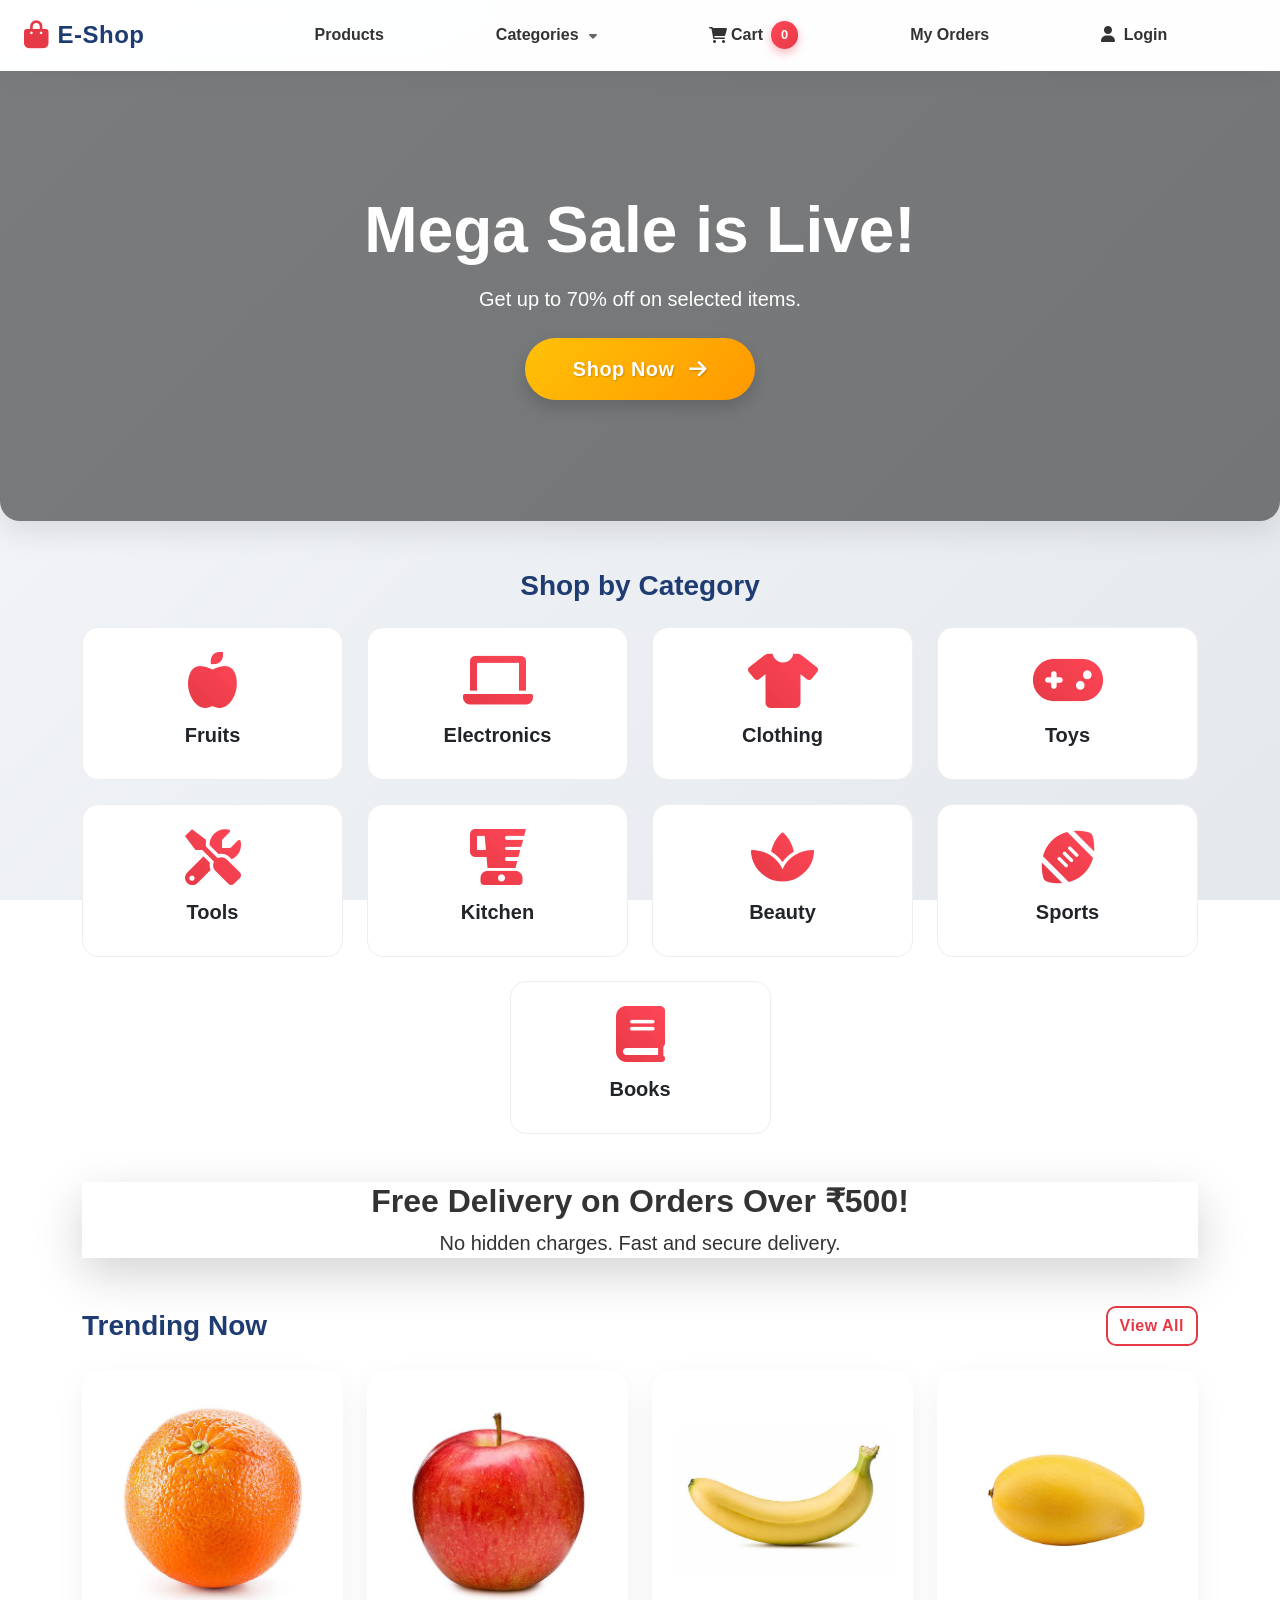
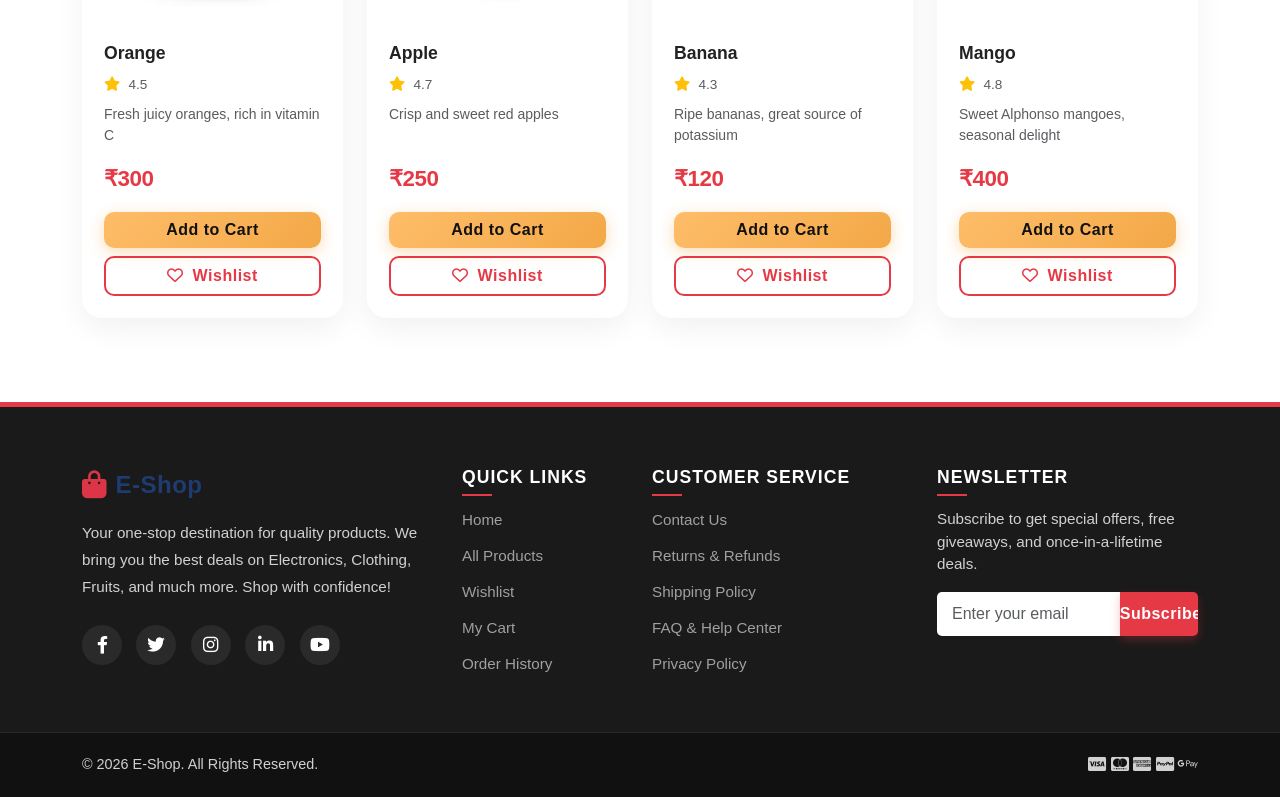
<file: index.html>
<!DOCTYPE html>
<html lang="en">
<head>
    <meta charset="UTF-8">
    <meta name="viewport" content="width=device-width, initial-scale=1.0">
    <title>E-Shop - Home</title>
    <link href="https://cdn.jsdelivr.net/npm/bootstrap@5.3.0/dist/css/bootstrap.min.css" rel="stylesheet">
    <link rel="stylesheet" href="https://cdnjs.cloudflare.com/ajax/libs/font-awesome/6.0.0/css/all.min.css">
    <link rel="stylesheet" href="assets/css/style.css">
    <style>
        .navbar-nav {
    margin-left: 130px;
    gap: 80px !important;
}
    </style>
</head>
<body>

<nav class="navbar navbar-expand-lg navbar-light sticky-top">
    <div class="container-fluid px-4">
        
        <!-- Brand Logo -->
        <a class="navbar-brand d-flex align-items-center fs-4 me-4 fw-bold" href="index.html" style="text-decoration: none; color: #e63946;">
            <i class="fas fa-shopping-bag me-2 fs-3"></i> E-Shop
        </a>
        
        <!-- Mobile Toggler -->
        <button class="navbar-toggler border-0" type="button" data-bs-toggle="collapse" data-bs-target="#navbarNav">
            <span class="navbar-toggler-icon"></span>
        </button>
        
        <div class="collapse navbar-collapse" id="navbarNav">
            
            <!-- ONE SINGLE LINE: Removed me-auto and ms-auto, added gap-3 for common spacing -->
            <ul class="navbar-nav align-items-center gap-3">
                
                <li class="nav-item"><a class="nav-link" href="product.html">Products</a></li>
                <li class="nav-item dropdown">
                    <a class="nav-link dropdown-toggle" href="#" role="button" data-bs-toggle="dropdown">
                        Categories
                    </a>
                    <ul class="dropdown-menu">
                        <li><a class="dropdown-item" href="product.html?category=Fruits">Fruits</a></li>
                        <li><a class="dropdown-item" href="product.html?category=Electronics">Electronics</a></li>
                        <li><a class="dropdown-item" href="product.html?category=Clothing">Clothing</a></li>
                        <li><a class="dropdown-item" href="product.html?category=Toys">Toys</a></li>
                        <li><a class="dropdown-item" href="product.html?category=Tools">Tools</a></li>
                        <li><a class="dropdown-item" href="product.html?category=Kitchen">Kitchen</a></li>
                        <li><a class="dropdown-item" href="product.html?category=Beauty">Beauty</a></li>
                        <li><a class="dropdown-item" href="product.html?category=Sports">Sports</a></li>
                        <li><a class="dropdown-item" href="product.html?category=Books">Books</a></li>
                    </ul>
                </li>

                <!-- Cart, Orders, and Login are now directly next to Categories -->
                <li class="nav-item">
                    <a class="nav-link d-flex align-items-center" href="cart.html">
                        <i class="fas fa-shopping-cart me-1"></i> Cart 
                        <span class="cart-badge" id="cart-count">0</span>
                    </a>
                </li>
                
                <li class="nav-item">
                    <a class="nav-link" href="orders.html">My Orders</a>
                </li>
                
                <li class="nav-item" id="nav-auth-item">
                    <a class="nav-link" href="login.html">Login</a>
                </li>
                
            </ul>

        </div>
    </div>
</nav>
    <!-- Hero Banner Ad -->
    <div class="hero-banner">
        <div>
            <h1 class="display-3 fw-bold mb-3">Mega Sale is Live!</h1>
            <p class="lead mb-4">Get up to 70% off on selected items.</p>
            <a href="product.html" class="btn btn-warning btn-lg px-5 py-3 fw-bold rounded-pill shadow">Shop Now <i class="fas fa-arrow-right ms-2"></i></a>
        </div>
    </div>

    <!-- Shop by Category Section -->
<div class="container my-5">
    <h3 class="text-center fw-bold mb-4" style="color: #1e3c72;">Shop by Category</h3>
    
    <div class="row g-4 justify-content-center">
        
        <!-- 1. Fruits -->
        <div class="col-6 col-md-3">
            <div class="category-card p-4 text-center bg-white" onclick="goToCategory('Fruits')">
                <i class="fas fa-apple-alt category-icon"></i>
                <h5 class="fw-bold text-dark">Fruits</h5>
            </div>
        </div>

        <!-- 2. Electronics -->
        <div class="col-6 col-md-3">
            <div class="category-card p-4 text-center bg-white" onclick="goToCategory('Electronics')">
                <i class="fas fa-laptop category-icon"></i>
                <h5 class="fw-bold text-dark">Electronics</h5>
            </div>
        </div>

        <!-- 3. Clothing -->
        <div class="col-6 col-md-3">
            <div class="category-card p-4 text-center bg-white" onclick="goToCategory('Clothing')">
                <i class="fas fa-tshirt category-icon"></i>
                <h5 class="fw-bold text-dark">Clothing</h5>
            </div>
        </div>

        <!-- 4. Toys -->
        <div class="col-6 col-md-3">
            <div class="category-card p-4 text-center bg-white" onclick="goToCategory('Toys')">
                <i class="fas fa-gamepad category-icon"></i>
                <h5 class="fw-bold text-dark">Toys</h5>
            </div>
        </div>

        <!-- 5. Tools -->
        <div class="col-6 col-md-3">
            <div class="category-card p-4 text-center bg-white" onclick="goToCategory('Tools')">
                <i class="fas fa-tools category-icon"></i>
                <h5 class="fw-bold text-dark">Tools</h5>
            </div>
        </div>

        <!-- 6. Kitchen -->
        <div class="col-6 col-md-3">
            <div class="category-card p-4 text-center bg-white" onclick="goToCategory('Kitchen')">
                <i class="fas fa-blender category-icon"></i>
                <h5 class="fw-bold text-dark">Kitchen</h5>
            </div>
        </div>

        <!-- 7. Beauty -->
        <div class="col-6 col-md-3">
            <div class="category-card p-4 text-center bg-white" onclick="goToCategory('Beauty')">
                <i class="fas fa-spa category-icon"></i>
                <h5 class="fw-bold text-dark">Beauty</h5>
            </div>
        </div>

        <!-- 8. Sports -->
        <div class="col-6 col-md-3">
            <div class="category-card p-4 text-center bg-white" onclick="goToCategory('Sports')">
                <i class="fas fa-football-ball category-icon"></i>
                <h5 class="fw-bold text-dark">Sports</h5>
            </div>
        </div>

        <!-- 9. Books -->
        <div class="col-6 col-md-3">
            <div class="category-card p-4 text-center bg-white" onclick="goToCategory('Books')">
                <i class="fas fa-book category-icon"></i>
                <h5 class="fw-bold text-dark">Books</h5>
            </div>
        </div>

    </div>
</div>

    <!-- Promo Banner -->
    <div class="container mb-5">
        <div class="promo-banner text-center shadow-lg">
            <h2 class="fw-bold">Free Delivery on Orders Over ₹500!</h2>
            <p class="lead">No hidden charges. Fast and secure delivery.</p>
        </div>
    </div>

    <!-- Trending Products (Loads 4 items from JSON) -->
    <div class="container mb-5">
        <div class="d-flex justify-content-between align-items-center mb-4">
            <h3 class="fw-bold mb-0" style="color: #1e3c72;">Trending Now</h3>
            <a href="product.html" class="btn btn-outline-danger fw-bold">View All</a>
        </div>
        <div class="row" id="trending-products">
            <!-- JS will load 4 products here -->
        </div>
    </div>

        <!-- =========================================
         PREMIUM FOOTER
         ========================================= -->
    <footer class="footer-section">
        <div class="container">
            <div class="row gy-4">
                
                <!-- Brand & About -->
                <div class="col-lg-4 col-md-6">
                    <a class="navbar-brand d-flex align-items-center fs-4 mb-3 fw-bold text-white" href="index.html" style="text-decoration: none;">
                        <i class="fas fa-shopping-bag text-danger me-2 fs-3"></i> E-Shop
                    </a>
                    <p  id="para1" class="text-muted" style="font-size: 0.95rem; line-height: 1.8; color: white;">
                        Your one-stop destination for quality products. We bring you the best deals on Electronics, Clothing, Fruits, and much more. Shop with confidence!
                    </p>
                    <div class="social-icons mt-4">
                        <a href="#"><i class="fab fa-facebook-f"></i></a>
                        <a href="#"><i class="fab fa-twitter"></i></a>
                        <a href="#"><i class="fab fa-instagram"></i></a>
                        <a href="#"><i class="fab fa-linkedin-in"></i></a>
                        <a href="#"><i class="fab fa-youtube"></i></a>
                    </div>
                </div>

                <!-- Quick Links -->
                <div class="col-lg-2 col-md-6">
                    <h5 class="footer-heading">Quick Links</h5>
                    <ul class="footer-links">
                        <li><a href="index.html">Home</a></li>
                        <li><a href="product.html">All Products</a></li>
                        <li><a href="wishlist.html">Wishlist</a></li>
                        <li><a href="cart.html">My Cart</a></li>
                        <li><a href="orders.html">Order History</a></li>
                    </ul>
                </div>

                <!-- Customer Service -->
                <div class="col-lg-3 col-md-6">
                    <h5 class="footer-heading">Customer Service</h5>
                    <ul class="footer-links">
                        <li><a href="#">Contact Us</a></li>
                        <li><a href="#">Returns & Refunds</a></li>
                        <li><a href="#">Shipping Policy</a></li>
                        <li><a href="#">FAQ & Help Center</a></li>
                        <li><a href="#">Privacy Policy</a></li>
                    </ul>
                </div>

                <!-- Newsletter -->
                <div class="col-lg-3 col-md-6">
                    <h5 class="footer-heading">Newsletter</h5>
                    <p  id="para2" class="text-muted mb-3" style="font-size: 0.95rem; color: white;">
                        Subscribe to get special offers, free giveaways, and once-in-a-lifetime deals.
                    </p>
                    <form class="d-flex">
                        <input type="email" class="form-control newsletter-input" placeholder="Enter your email" required>
                        <button class="btn newsletter-btn" type="submit">Subscribe</button>
                    </form>
                </div>

            </div>
        </div>

        <!-- Bottom Copyright Bar -->
        <div class="footer-bottom">
            <div class="container d-flex flex-column flex-md-row justify-content-between align-items-center">
                <p>&copy; 2026 E-Shop. All Rights Reserved.</p>
                <div class="payment-icons mt-3 mt-md-0">
                    <i class="fab fa-cc-visa" title="Visa"></i>
                    <i class="fab fa-cc-mastercard" title="Mastercard"></i>
                    <i class="fab fa-cc-amex" title="American Express"></i>
                    <i class="fab fa-cc-paypal" title="PayPal"></i>
                    <i class="fab fa-google-pay" title="Google Pay"></i>
                </div>
            </div>
        </div>
    </footer>

    <!-- Bootstrap & JS -->
    <script src="https://cdn.jsdelivr.net/npm/bootstrap@5.3.0/dist/js/bootstrap.bundle.min.js"></script>
    <script src="assets/js/script.js"></script>
    
    <script>
document.addEventListener("DOMContentLoaded", () => {
    // 1. Fetch the data from your JSON file
    fetch('./assets/js/products.json')
        .then(response => {
            if (!response.ok) {
                throw new Error("HTTP error " + response.status);
            }
            return response.json();
        })
        .then(data => {
            // 2. Get the container
            const container = document.getElementById('trending-products');
            
            // 3. Take the first 4 items (or you can filter trending ones)
            const trendingItems = data.slice(0, 4); 

            // 4. Loop through and generate the HTML
            trendingItems.forEach(product => {
                const productHTML = `
                    <div class="col-12 col-md-6 col-lg-3 mb-4">
                        <div class="product-card">
                            <img src="${product.imageUrl}" alt="${product.name}" style="object-fit: contain; background: #fff;">
                            <div class="mt-3 d-flex flex-column flex-grow-1">
                                <h6>${product.name}</h6>
                                <div class="mb-2">
                                    <i class="fas fa-star text-warning"></i>
                                    <span class="text-muted ms-1" style="font-size: 0.85rem;">${product.rating || '4.5'}</span>
                                </div>
                                <p class="text-muted small mb-3">${product.description || 'High quality product.'}</p>
                                
                                <div class="mb-3 mt-auto">
                                    <span class="price-text">₹${product.price}</span>
                                </div>

                                <button class="btn btn-amazon w-100 mb-2" onclick="addToCart('${product.id}')">Add to Cart</button>
                                <button class="btn btn-outline-danger w-100"><i class="far fa-heart me-1"></i> Wishlist</button>
                            </div>
                        </div>
                    </div>
                `;
                // 5. Inject into the page
                container.innerHTML += productHTML;
            });
        })
        .catch(error => {
            console.error("Error loading products:", error);
            // Show a friendly error message on the page
            document.getElementById('trending-products').innerHTML = `
                <div class="col-12 text-center text-danger">
                    <p>Failed to load products. Please check your JSON file path.</p>
                </div>
            `;
        });
});

function goToCategory(categoryName) {
            // Save the category and redirect to product page
            localStorage.setItem('selectedCategory', categoryName);
            window.location.href = 'product.html';
        }
</script>
</body>
</html>
</file>
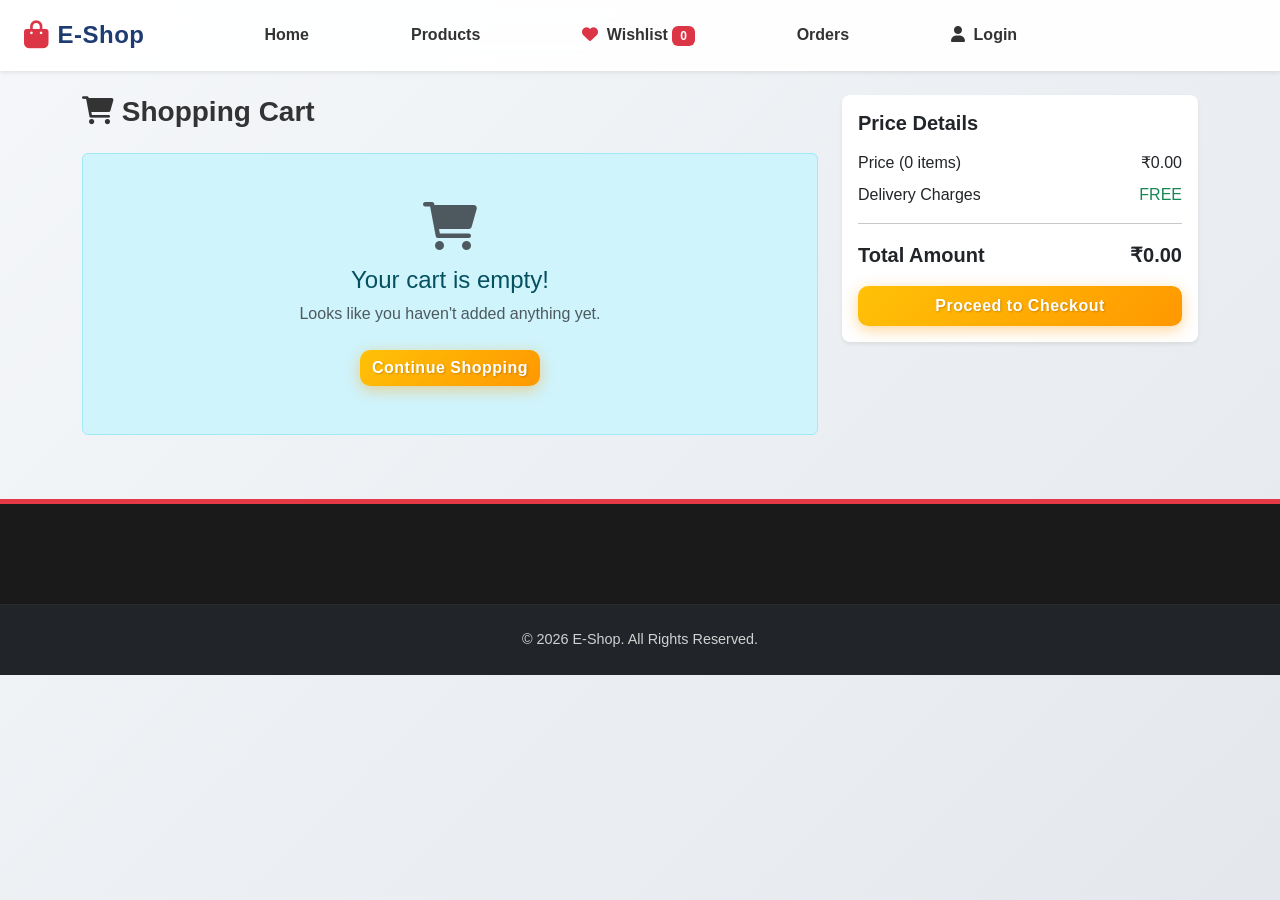
<file: cart.html>
<!DOCTYPE html>
<html lang="en">
<head>
    <meta charset="UTF-8">
    <meta name="viewport" content="width=device-width, initial-scale=1.0">
    <title>Shopping Cart - E-Shop</title>
    <link href="https://cdn.jsdelivr.net/npm/bootstrap@5.3.0/dist/css/bootstrap.min.css" rel="stylesheet">
    <link rel="stylesheet" href="https://cdnjs.cloudflare.com/ajax/libs/font-awesome/6.0.0/css/all.min.css">
    <link rel="stylesheet" href="assets/css/style.css">
</head>
<body>

    <!-- Navbar -->
    <nav class="navbar navbar-expand-lg navbar-light sticky-top bg-white shadow-sm">
        <div class="container-fluid px-4">
            <a class="navbar-brand d-flex align-items-center fs-4 me-4 fw-bold" href="index.html" style="text-decoration: none; color: #1e3c72;">
                <i class="fas fa-shopping-bag text-danger me-2 fs-3"></i> E-Shop
            </a>
            <button class="navbar-toggler border-0" type="button" data-bs-toggle="collapse" data-bs-target="#navbarNav">
                <span class="navbar-toggler-icon"></span>
            </button>
            <div class="collapse navbar-collapse" id="navbarNav">
                <ul class="navbar-nav me-auto align-items-center">
                    <li class="nav-item"><a class="nav-link" href="index.html">Home</a></li>
                    <li class="nav-item"><a class="nav-link" href="product.html">Products</a></li>
                    <li class="nav-item"><a class="nav-link" href="wishlist.html"><i class="fas fa-heart text-danger me-1"></i> Wishlist <span class="badge bg-danger" id="wishlist-count">0</span></a></li>
                    <li class="nav-item"><a class="nav-link" href="orders.html">Orders</a></li>
                    <li class="nav-item" id="nav-auth-item"><a class="nav-link" href="login.html">Login</a></li>
                </ul>
            </div>
        </div>
    </nav>

    <!-- Main Layout -->
    <div class="container mt-4 mb-5">
        <div class="row">
            <!-- Cart Items List -->
            <div class="col-md-8">
                <h3 class="mb-4 fw-bold"><i class="fas fa-shopping-cart"></i> Shopping Cart</h3>
                <div id="cart-page-items">
                    <!-- JS will inject items here -->
                </div>
            </div>

            <!-- Billing Summary -->
            <div class="col-md-4">
                <div class="card shadow-sm border-0 rounded-3">
                    <div class="card-body">
                        <h5 class="card-title mb-3 fw-bold">Price Details</h5>
                        <div class="d-flex justify-content-between mb-2">
                            <span>Price (<span id="page-item-count">0</span> items)</span>
                            <span id="page-subtotal">₹0.00</span>
                        </div>
                        <div class="d-flex justify-content-between mb-2">
                            <span>Delivery Charges</span>
                            <span class="text-success">FREE</span>
                        </div>
                        <hr>
                        <div class="d-flex justify-content-between fw-bold fs-5 mb-3">
                            <span>Total Amount</span>
                            <span id="page-total">₹0.00</span>
                        </div>
                        <div class="d-grid">
                            <button onclick="proceedToCheckout()" class="btn btn-warning fw-bold py-2 w-100">Proceed to Checkout</button>
                        </div>
                    </div>
                </div>
            </div>
        </div>
    </div>

    <!-- Footer -->
    <footer class="footer-section mt-5">
        <div class="footer-bottom py-4 text-center bg-dark text-white">
            <p class="mb-0">&copy; 2026 E-Shop. All Rights Reserved.</p>
        </div>
    </footer>

    <!-- Bootstrap & JS -->
    <script src="https://cdn.jsdelivr.net/npm/bootstrap@5.3.0/dist/js/bootstrap.bundle.min.js"></script>
    <script src="assets/js/script.js"></script>

    <!-- Page Specific Logic for cart.html -->
    <script>
        document.addEventListener('DOMContentLoaded', () => {
            renderCartPage();
        });

        function renderCartPage() {
            // 1. Get the correct cart for the logged-in user
            const cartKey = typeof getUserKey === 'function' ? getUserKey('cart') : 'cart';
            const cart = JSON.parse(localStorage.getItem(cartKey)) || [];
            const container = document.getElementById('cart-page-items');
            
            if (!container) return;
            
            let subtotal = 0;
            let totalItems = 0;

            // 2. If cart is empty
            if (cart.length === 0) {
                container.innerHTML = `
                    <div class="alert alert-info text-center py-5">
                        <i class="fas fa-shopping-cart fa-3x text-muted mb-3"></i>
                        <h4>Your cart is empty!</h4>
                        <p class="text-muted">Looks like you haven't added anything yet.</p>
                        <a href="product.html" class="btn btn-warning mt-2 fw-bold">Continue Shopping</a>
                    </div>
                `;
                document.getElementById('page-item-count').innerText = 0;
                document.getElementById('page-subtotal').innerText = `₹0.00`;
                document.getElementById('page-total').innerText = `₹0.00`;
                return;
            }

            // 3. Build the HTML
            let html = '';
            cart.forEach(item => {
                subtotal += (item.price * item.qty);
                totalItems += item.qty;

                const imageUrl = `assets/images/${item.name}.jpg`;
                const placeholder = `https://placehold.co/100x100?text=${encodeURIComponent(item.name)}`;

                html += `
                    <div class="card mb-3 shadow-sm border-0">
                        <div class="row g-0 align-items-center p-3">
                            <div class="col-md-2 text-center">
                                <img src="${imageUrl}" class="img-fluid rounded" alt="${item.name}" style="max-height: 100px; object-fit: cover;" onerror="this.onerror=null; this.src='${placeholder}';">
                            </div>
                            <div class="col-md-6">
                                <h5 class="card-title mb-1 fw-bold">${item.name}</h5>
                                <p class="text-success small mb-1"><i class="fas fa-check-circle"></i> In Stock</p>
                                <h5 class="text-danger mb-0 fw-bold">₹${item.price}</h5>
                            </div>
                            <div class="col-md-4 d-flex flex-column align-items-end">
                                <div class="d-flex align-items-center mb-3">
                                    <button class="btn btn-sm btn-outline-secondary" onclick="changePageQty(${item.id}, -1)">-</button>
                                    <span class="mx-3 fw-bold">${item.qty}</span>
                                    <button class="btn btn-sm btn-outline-secondary" onclick="changePageQty(${item.id}, 1)">+</button>
                                </div>
                                <button class="btn btn-sm btn-link text-danger text-decoration-none fw-bold" onclick="removePageItem(${item.id})">
                                    <i class="fas fa-trash"></i> Remove
                                </button>
                            </div>
                        </div>
                    </div>
                `;
            });

            container.innerHTML = html;

            // 4. Update Summary on the right
            document.getElementById('page-item-count').innerText = totalItems;
            document.getElementById('page-subtotal').innerText = `₹${subtotal.toFixed(2)}`;
            document.getElementById('page-total').innerText = `₹${subtotal.toFixed(2)}`;
        }

        // Change Quantity
        function changePageQty(id, change) {
            const cartKey = typeof getUserKey === 'function' ? getUserKey('cart') : 'cart';
            let cart = JSON.parse(localStorage.getItem(cartKey)) || [];
            const index = cart.findIndex(item => item.id === id);
            
            if (index > -1) {
                cart[index].qty += change;
                if (cart[index].qty <= 0) {
                    cart.splice(index, 1);
                }
                localStorage.setItem(cartKey, JSON.stringify(cart));
                if (typeof updateUI === 'function') updateUI();
                renderCartPage(); 
            }
        }

        // Remove Item
        function removePageItem(id) {
            const cartKey = typeof getUserKey === 'function' ? getUserKey('cart') : 'cart';
            let cart = JSON.parse(localStorage.getItem(cartKey)) || [];
            cart = cart.filter(item => item.id !== id);
            localStorage.setItem(cartKey, JSON.stringify(cart));
            if (typeof updateUI === 'function') updateUI();
            renderCartPage();
        }

        // Proceed to Checkout (Enforce Login)
        function proceedToCheckout() {
            const userId = localStorage.getItem('loggedInUserId'); // Changed to check ID
            const cartKey = typeof getUserKey === 'function' ? getUserKey('cart') : 'cart';
            const cart = JSON.parse(localStorage.getItem(cartKey)) || [];

            if (cart.length === 0) {
                alert("Your cart is empty!");
                return;
            }

            if (!userId) {
                alert("Please login to proceed to checkout.");
                localStorage.setItem('checkoutRedirect', 'checkout.html');
                window.location.href = 'login.html';
            } else {
                window.location.href = 'checkout.html';
            }
        }
    </script>
</body>
</html>
</file>
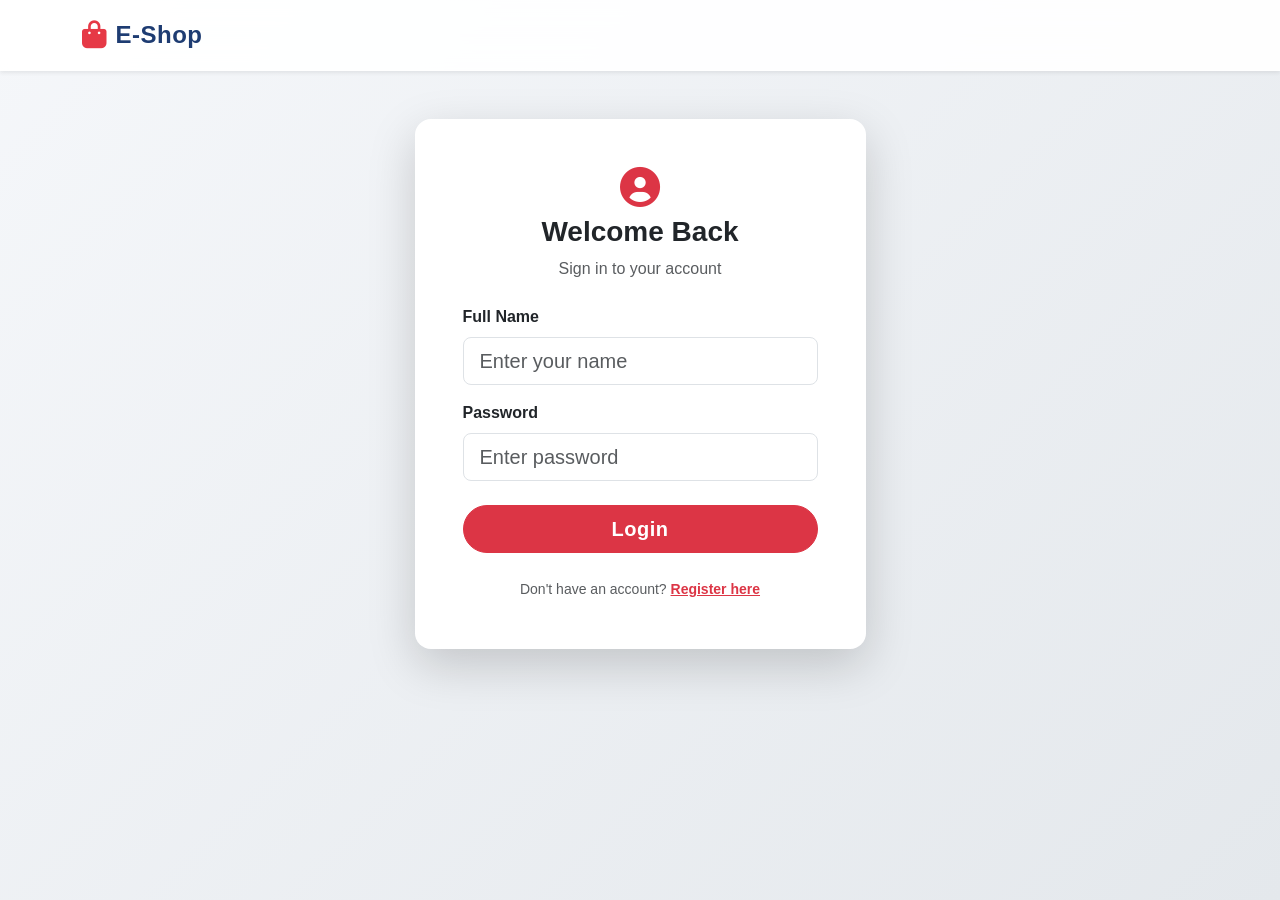
<file: login.html>
<!DOCTYPE html>
<html lang="en">
<head>
    <meta charset="UTF-8">
    <meta name="viewport" content="width=device-width, initial-scale=1.0">
    <title>Login - E-Shop</title>
    <link href="https://cdn.jsdelivr.net/npm/bootstrap@5.3.0/dist/css/bootstrap.min.css" rel="stylesheet">
    <link rel="stylesheet" href="https://cdnjs.cloudflare.com/ajax/libs/font-awesome/6.0.0/css/all.min.css">
    <link rel="stylesheet" href="assets/css/style.css">
</head>
<body class="bg-light">

    <!-- Simple Navbar -->
    <nav class="navbar navbar-light bg-white shadow-sm">
        <div class="container">
            <a class="navbar-brand d-flex align-items-center fs-4 fw-bold" href="index.html" style="text-decoration: none; color: #e63946;">
                <i class="fas fa-shopping-bag me-2 fs-3"></i> E-Shop
            </a>
        </div>
    </nav>

    <!-- Login Form -->
    <div class="container mt-5">
        <div class="row justify-content-center">
            <div class="col-md-5">
                <div class="card shadow-lg border-0 rounded-4">
                    <div class="card-body p-5">
                        <div class="text-center mb-4">
                            <i class="fas fa-user-circle fs-1 text-danger mb-2"></i>
                            <h3 class="fw-bold">Welcome Back</h3>
                            <p class="text-muted">Sign in to your account</p>
                        </div>
                        
                        <form id="loginForm">
                            <div class="mb-3">
                                <label class="form-label fw-bold">Full Name</label>
                                <input type="text" class="form-control form-control-lg" id="name" placeholder="Enter your name" required>
                            </div>
                            <div class="mb-4">
                                <label class="form-label fw-bold">Password</label>
                                <input type="password" class="form-control form-control-lg" id="password" placeholder="Enter password" required>
                            </div>
                            <button type="submit" class="btn btn-danger btn-lg w-100 fw-bold rounded-pill">Login</button>
                        </form>
                        
                        <div class="text-center mt-4">
                            <small class="text-muted">Don't have an account? <a href="register.html" class="text-danger fw-bold">Register here</a></small>
                        </div>
                    </div>
                </div>
            </div>
        </div>
    </div>

    <script>
        // 1. Ensure a default admin exists for testing if DB is empty
        if (!localStorage.getItem('usersDB')) {
            const defaultUsers = [{ id: "U001", name: "Admin", email: "admin@shop.com", password: "admin" }];
            localStorage.setItem('usersDB', JSON.stringify(defaultUsers));
        }

        // 2. Handle Login Submission
        document.getElementById('loginForm').addEventListener('submit', function(e) {
            e.preventDefault();
            
            const name = document.getElementById('name').value.trim();
            const password = document.getElementById('password').value.trim();
            
            // Get registered users
            const usersDB = JSON.parse(localStorage.getItem('usersDB')) || [];

            // Find matching user (case-insensitive name)
            const user = usersDB.find(u => u.name.toLowerCase() === name.toLowerCase() && u.password === password);

            if (user) {
                // Login Successful
                localStorage.setItem('loggedInUserId', user.id);
                localStorage.setItem('loggedInUserName', user.name);
                
                alert(`Welcome back, ${user.name}!`);
                
                // Redirect to home or previous page
                const redirectUrl = localStorage.getItem('redirectAfterLogin');
                if (redirectUrl) {
                    localStorage.removeItem('redirectAfterLogin');
                    window.location.href = redirectUrl;
                } else {
                    window.location.href = 'index.html'; 
                }
            } else {
                alert("Invalid Name or Password. Please try again or register.");
            }
        });
    </script>
</body>
</html>
</file>
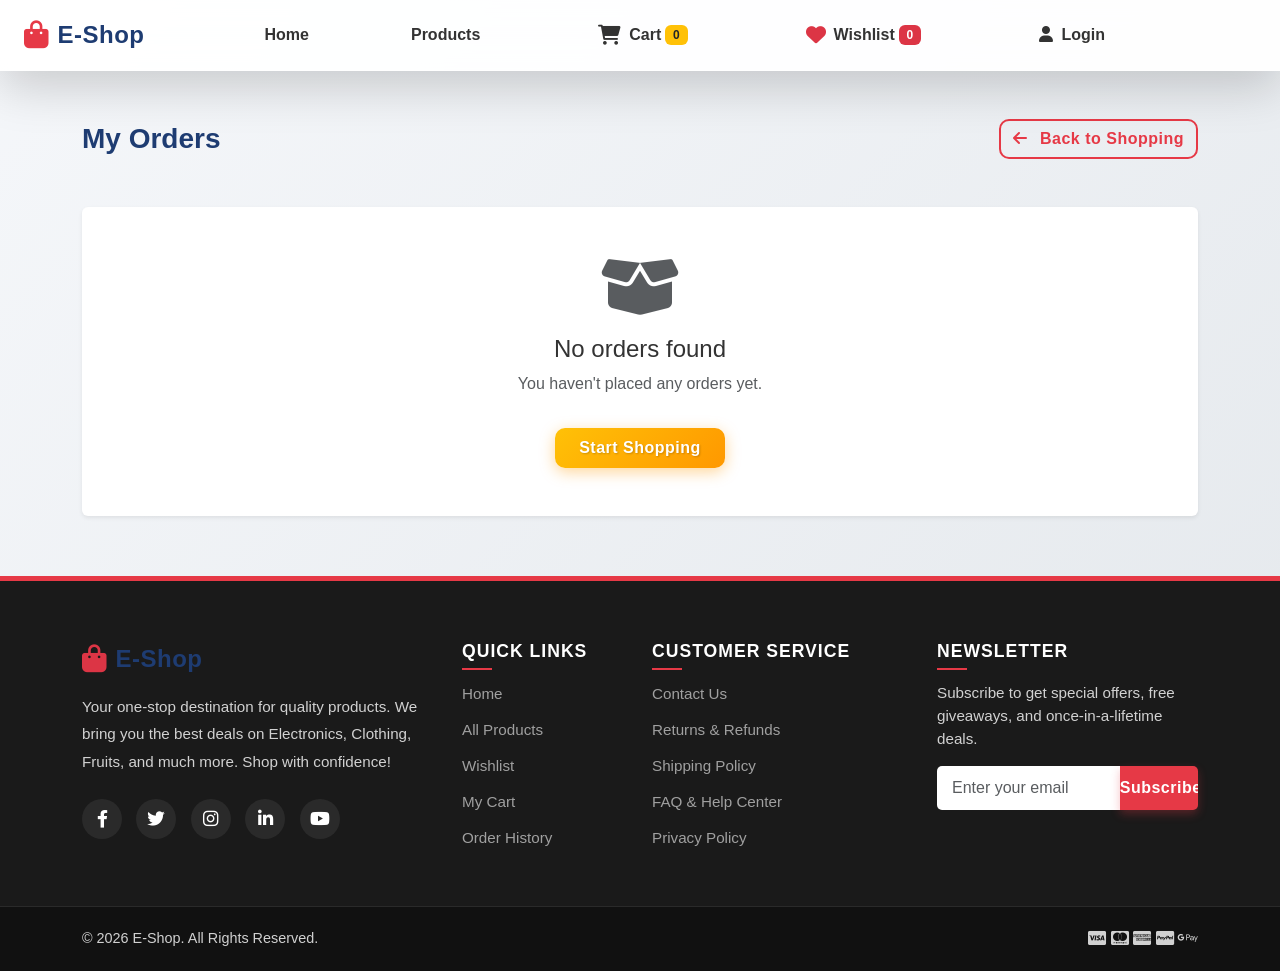
<file: orders.html>
<!DOCTYPE html>
<html lang="en">
<head>
    <meta charset="UTF-8">
    <meta name="viewport" content="width=device-width, initial-scale=1.0">
    <title>My Orders - E-Shop</title>
    <link href="https://cdn.jsdelivr.net/npm/bootstrap@5.3.0/dist/css/bootstrap.min.css" rel="stylesheet">
    <link rel="stylesheet" href="https://cdnjs.cloudflare.com/ajax/libs/font-awesome/6.0.0/css/all.min.css">
    <link rel="stylesheet" href="assets/css/style.css">
</head>
<body class="bg-light">

    <nav class="navbar navbar-expand-lg navbar-dark bg-dark sticky-top shadow-lg">
    <div class="container-fluid px-4">
        
        <!-- Brand Logo -->
        <a class="navbar-brand d-flex align-items-center fs-4 me-4 fw-bold" href="index.html" style="color: #febd69;">
            <i class="fas fa-shopping-bag me-2 fs-3"></i> E-Shop
        </a>
        
        <!-- Mobile Toggler -->
        <button class="navbar-toggler border-0" type="button" data-bs-toggle="collapse" data-bs-target="#navbarNav">
            <span class="navbar-toggler-icon"></span>
        </button>

        <div class="collapse navbar-collapse" id="navbarNav">
            
            <!-- ONE SINGLE LINE: No 'me-auto', no split -->
            <ul class="navbar-nav align-items-center">
                
                <li class="nav-item"><a class="nav-link text-white" href="index.html">Home</a></li>
                <li class="nav-item me-3"><a class="nav-link text-white fw-bold" href="product.html">Products</a></li>

                <li class="nav-item">
                    <a class="nav-link d-flex align-items-center text-white nav-icon-hover" href="cart.html">
                        <i class="fas fa-shopping-cart me-2 fs-5"></i> Cart 
                        <span class="badge bg-warning text-dark ms-1" id="cart-count">0</span>
                    </a>
                </li>

                <li class="nav-item ms-3" id="nav-billing-item" style="display: none;">
                    <a class="nav-link d-flex align-items-center text-success fw-bold nav-icon-hover" href="checkout.html">
                        <i class="fas fa-file-invoice-dollar me-2 fs-5"></i> Billing
                    </a>
                </li>

                <li class="nav-item ms-3">
                    <a class="nav-link d-flex align-items-center text-white nav-icon-hover" href="wishlist.html">
                        <i class="fas fa-heart me-2 fs-5 text-danger"></i> Wishlist 
                        <span class="badge bg-danger ms-1" id="wishlist-count">0</span>
                    </a>
                </li>

                <li class="nav-item ms-3" id="nav-auth-item">
                    <a class="nav-link text-warning fw-bold nav-icon-hover" href="login.html">Login</a>
                </li>
                
            </ul>

        </div>
    </div>
</nav>


    <!-- Main Content -->
    <div class="container mt-5 mb-5">
        <div class="d-flex justify-content-between align-items-center mb-4">
            <h3 class="fw-bold mb-0" style="color: #1e3c72;">My Orders</h3>
            <a href="product.html" class="btn btn-outline-danger fw-bold">
                <i class="fas fa-arrow-left me-2"></i> Back to Shopping
            </a>
        </div>

        <div id="orders-list">
            <!-- JS will inject orders here -->
        </div>
    </div>

    <!-- Footer -->
    <footer class="footer-section">
        <div class="container">
            <div class="row gy-4">
                <div class="col-lg-4 col-md-6">
                    <a class="navbar-brand d-flex align-items-center fs-4 mb-3 fw-bold text-white" href="index.html" style="text-decoration: none;">
                        <i class="fas fa-shopping-bag text-danger me-2 fs-3"></i> E-Shop
                    </a>
                    <p class="text-muted" style="font-size: 0.95rem; line-height: 1.8;">
                        Your one-stop destination for quality products. We bring you the best deals on Electronics, Clothing, Fruits, and much more. Shop with confidence!
                    </p>
                    <div class="social-icons mt-4">
                        <a href="#"><i class="fab fa-facebook-f"></i></a>
                        <a href="#"><i class="fab fa-twitter"></i></a>
                        <a href="#"><i class="fab fa-instagram"></i></a>
                        <a href="#"><i class="fab fa-linkedin-in"></i></a>
                        <a href="#"><i class="fab fa-youtube"></i></a>
                    </div>
                </div>
                <div class="col-lg-2 col-md-6">
                    <h5 class="footer-heading">Quick Links</h5>
                    <ul class="footer-links">
                        <li><a href="index.html">Home</a></li>
                        <li><a href="product.html">All Products</a></li>
                        <li><a href="wishlist.html">Wishlist</a></li>
                        <li><a href="cart.html">My Cart</a></li>
                        <li><a href="orders.html">Order History</a></li>
                    </ul>
                </div>
                <div class="col-lg-3 col-md-6">
                    <h5 class="footer-heading">Customer Service</h5>
                    <ul class="footer-links">
                        <li><a href="#">Contact Us</a></li>
                        <li><a href="#">Returns & Refunds</a></li>
                        <li><a href="#">Shipping Policy</a></li>
                        <li><a href="#">FAQ & Help Center</a></li>
                        <li><a href="#">Privacy Policy</a></li>
                    </ul>
                </div>
                <div class="col-lg-3 col-md-6">
                    <h5 class="footer-heading">Newsletter</h5>
                    <p class="text-muted mb-3" style="font-size: 0.95rem;">
                        Subscribe to get special offers, free giveaways, and once-in-a-lifetime deals.
                    </p>
                    <form class="d-flex">
                        <input type="email" class="form-control newsletter-input" placeholder="Enter your email" required>
                        <button class="btn newsletter-btn" type="submit">Subscribe</button>
                    </form>
                </div>
            </div>
        </div>
        <div class="footer-bottom">
            <div class="container d-flex flex-column flex-md-row justify-content-between align-items-center">
                <p>&copy; 2026 E-Shop. All Rights Reserved.</p>
                <div class="payment-icons mt-3 mt-md-0">
                    <i class="fab fa-cc-visa" title="Visa"></i>
                    <i class="fab fa-cc-mastercard" title="Mastercard"></i>
                    <i class="fab fa-cc-amex" title="American Express"></i>
                    <i class="fab fa-cc-paypal" title="PayPal"></i>
                    <i class="fab fa-google-pay" title="Google Pay"></i>
                </div>
            </div>
        </div>
    </footer>

    <script src="https://cdn.jsdelivr.net/npm/bootstrap@5.3.0/dist/js/bootstrap.bundle.min.js"></script>
    <script src="assets/js/script.js"></script>
    
    <script>
        document.addEventListener('DOMContentLoaded', () => {
            const container = document.getElementById('orders-list');
            
            // 1. FIX: Ensure orders is an empty array if nothing is in localStorage
                        // Get all orders
            const allOrders = JSON.parse(localStorage.getItem('orders')) || [];
            
            // Get the current logged-in user's ID
            const currentUserId = localStorage.getItem('loggedInUserId');
            
            // Filter: Only show orders that belong to the current user
            const orders = allOrders.filter(order => order.userId === currentUserId);

            if (orders.length === 0) {
                container.innerHTML = `
                    <div class="text-center mt-5 bg-white p-5 rounded shadow-sm">
                        <i class="fas fa-box-open fa-4x text-muted mb-3"></i>
                        <h4>No orders found</h4>
                        <p class="text-muted">You haven't placed any orders yet.</p>
                        <a href="product.html" class="btn btn-warning mt-3 fw-bold px-4 py-2">Start Shopping</a>
                    </div>
                `;
                return;
            }

            let html = '';
            // Loop through orders in reverse (newest first)
            orders.slice().reverse().forEach(order => {
                let itemsHtml = '';
                
                if (order.items && Array.isArray(order.items)) {
                    order.items.forEach(item => {
                        itemsHtml += `
                            <li class="list-group-item d-flex justify-content-between align-items-center">
                                <div>
                                    <h6 class="mb-0 fw-bold">${item.name}</h6>
                                    <small class="text-muted">Qty: ${item.qty}</small>
                                </div>
                                <span class="fw-bold text-danger">₹${item.price}</span>
                            </li>
                        `;
                    });
                }

                html += `
                    <div class="card mb-4 shadow-sm border-0 rounded-3">
                        <div class="card-header bg-white d-flex flex-column flex-md-row justify-content-between align-items-md-center py-3">
                            <div>
                                <span class="text-muted small text-uppercase fw-bold">Order Placed</span>
                                <div class="fw-bold">${order.date}</div>
                            </div>
                            <div>
                                <span class="text-muted small text-uppercase fw-bold">Total</span>
                                <div class="fw-bold text-danger">₹${order.total}</div>
                            </div>
                            <div>
                                <span class="text-muted small text-uppercase fw-bold">Order ID</span>
                                <div class="fw-bold">${order.orderId || 'N/A'}</div>
                            </div>
                            <div>
                                <span class="badge bg-success p-2"><i class="fas fa-check-circle me-1"></i> ${order.payment || 'COD'}</span>
                            </div>
                        </div>
                        <div class="card-body">
                            <div class="mb-3">
                                <h6 class="fw-bold text-secondary">Shipping Details:</h6>
                                <p class="mb-0 small">${order.customerName || 'Customer'}</p>
                                <p class="mb-0 small">${order.address || 'Address not available'}</p>
                                <p class="mb-0 small">Phone: ${order.phone || 'N/A'}</p>
                            </div>
                            <ul class="list-group list-group-flush border-top">
                                ${itemsHtml}
                            </ul>
                        </div>
                    </div>
                `;
            });

            container.innerHTML = html;
        });
    </script>
</body>
</html>
</file>
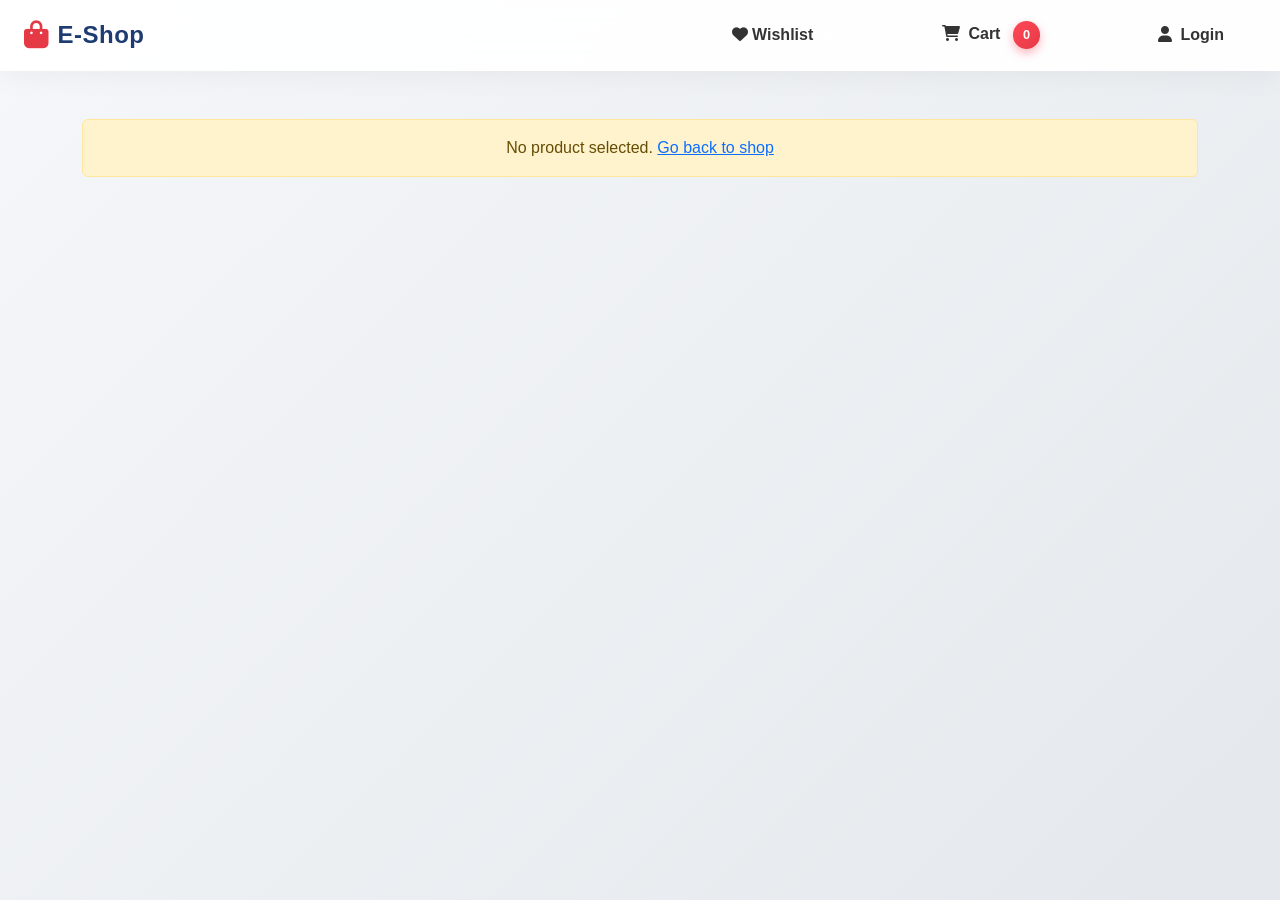
<file: product_details.html>
<!DOCTYPE html>
<html lang="en">
<head>
    <meta charset="UTF-8">
    <meta name="viewport" content="width=device-width, initial-scale=1.0">
    <title>Product Details - E-Shop</title>
    <link href="https://cdn.jsdelivr.net/npm/bootstrap@5.3.0/dist/css/bootstrap.min.css" rel="stylesheet">
    <link rel="stylesheet" href="https://cdnjs.cloudflare.com/ajax/libs/font-awesome/6.0.0/css/all.min.css">
    <link rel="stylesheet" href="assets/css/style.css">
</head>
<body>

    <!-- Navbar -->
    <nav class="navbar navbar-expand-lg navbar-light sticky-top">
        <div class="container-fluid px-4">
            <a class="navbar-brand d-flex align-items-center fs-4 me-4 fw-bold" href="index.html" style="text-decoration: none; color: #e63946;">
                <i class="fas fa-shopping-bag me-2 fs-3"></i> E-Shop
            </a>
            <div class="collapse navbar-collapse" id="navbarNav">
                <ul class="navbar-nav ms-auto align-items-center">
                    <li class="nav-item"><a class="nav-link" href="wishlist.html"><i class="fas fa-heart"></i> Wishlist <span class="badge" id="wishlist-count">0</span></a></li>
                    <li class="nav-item me-3"><a class="nav-link" href="cart.html"><i class="fas fa-shopping-cart me-1"></i> Cart <span class="cart-badge" id="cart-count">0</span></a></li>
                    <li class="nav-item me-3" id="nav-auth-item"><a class="nav-link" href="login.html">Login</a></li>
                </ul>
            </div>
        </div>
    </nav>

    <!-- Product Details Container -->
    <div class="container mt-5" id="product-details-container">
        <!-- JS will inject details here -->
        <div class="text-center mt-5">
            <div class="spinner-border text-primary" role="status"></div>
            <p class="mt-2">Loading Product...</p>
        </div>
    </div>

    <!-- Bootstrap & JS -->
    <script src="https://cdn.jsdelivr.net/npm/bootstrap@5.3.0/dist/js/bootstrap.bundle.min.js"></script>
    <script src="assets/js/script.js"></script>

    <!-- Page Specific Logic -->
    <script>
        document.addEventListener('DOMContentLoaded', async () => {
            // 1. Get the ID from the URL
            const urlParams = new URLSearchParams(window.location.search);
            const productId = urlParams.get('id');

            if (!productId) {
                document.getElementById('product-details-container').innerHTML = `
                    <div class="alert alert-warning text-center">
                        No product selected. <a href="product.html">Go back to shop</a>
                    </div>`;
                return;
            }

            try {
                // 2. Fetch the JSON
                const response = await fetch('./assets/js/products.json');
                const products = await response.json();

                // 3. Find the specific product
                const product = products.find(p => p.Id == productId);

                if (!product) {
                    document.getElementById('product-details-container').innerHTML = `<div class="alert alert-danger text-center">Product not found!</div>`;
                    return;
                }

                // 4. Setup Image
                const imageUrl = `./assets/images/${product.name}.jpg`;
                const placeholder = `https://placehold.co/600x600?text=${encodeURIComponent(product.name)}`;

                // 5. Build the HTML
                document.getElementById('product-details-container').innerHTML = `
                    <div class="row bg-white p-4 rounded shadow-sm">
                        <div class="col-md-5 text-center mb-4">
                            <img src="${imageUrl}" alt="${product.name}" class="img-fluid rounded border" style="max-height: 400px; object-fit: cover;" onerror="this.onerror=null; this.src='${placeholder}';">
                        </div>
                        <div class="col-md-7">
                            <h2 class="mb-1 fw-bold">${product.name}</h2>
                            <div class="d-flex align-items-center mb-3">
                                <span class="text-warning me-2"><i class="fas fa-star"></i> ${product.rating}</span>
                                <span class="text-primary">| ${product.category}</span>
                            </div>
                            <hr>
                            <h3 class="text-danger mb-2">₹${product.price}</h3>
                            <p class="text-muted small">Inclusive of all taxes</p>
                            <h5 class="mt-4">About this item</h5>
                            <p>${product.description}</p>
                            <div class="d-flex gap-3 mt-4">
                                <button onclick="addToCart(${product.Id}, '${product.name.replace(/'/g, "\\'")}', ${product.price}, '${imageUrl}')" class="btn btn-amazon btn-lg px-4">
                                    <i class="fas fa-shopping-cart"></i> Add to Cart
                                </button>
                                <button onclick="toggleWishlist(${product.Id}, '${product.name.replace(/'/g, "\\'")}', ${product.price}, '${imageUrl}')" class="btn btn-outline-danger btn-lg px-4">
                                    <i class="far fa-heart"></i> Wishlist
                                </button>
                            </div>
                            <div class="mt-4">
                                <a href="product.html" class="text-decoration-none"><i class="fas fa-arrow-left"></i> Back to Products</a>
                            </div>
                        </div>
                    </div>
                `;
            } catch (error) {
                console.error("Error loading product:", error);
                document.getElementById('product-details-container').innerHTML = `<div class="alert alert-danger text-center">Failed to load product data.</div>`;
            }
        });
    </script>
</body>
</html>
</file>
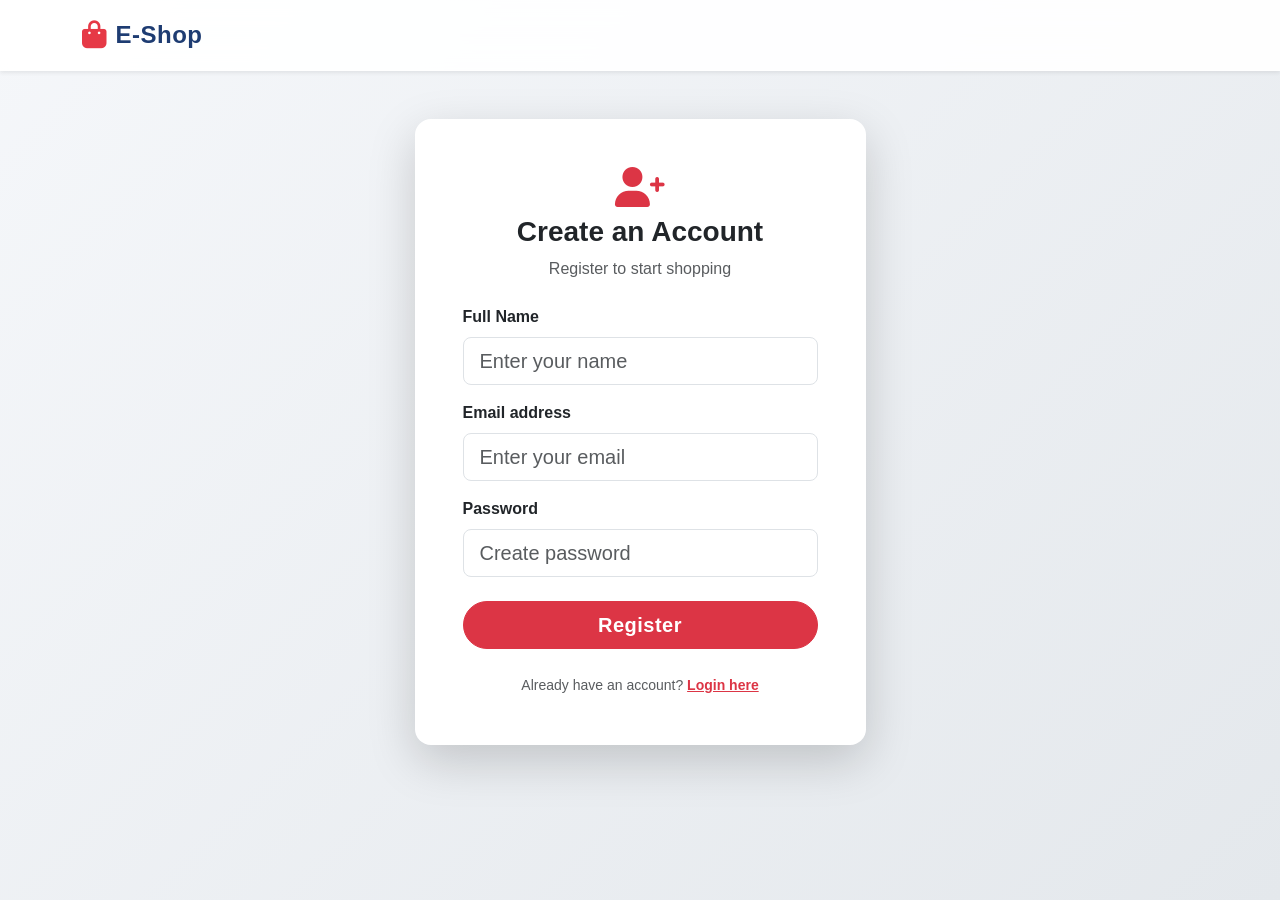
<file: register.html>
<!DOCTYPE html>
<html lang="en">
<head>
    <meta charset="UTF-8">
    <meta name="viewport" content="width=device-width, initial-scale=1.0">
    <title>Register - E-Shop</title>
    <link href="https://cdn.jsdelivr.net/npm/bootstrap@5.3.0/dist/css/bootstrap.min.css" rel="stylesheet">
    <link rel="stylesheet" href="https://cdnjs.cloudflare.com/ajax/libs/font-awesome/6.0.0/css/all.min.css">
    <link rel="stylesheet" href="assets/css/style.css">
</head>
<body class="bg-light">

    <!-- Simple Navbar -->
    <nav class="navbar navbar-light bg-white shadow-sm">
        <div class="container">
            <a class="navbar-brand d-flex align-items-center fs-4 fw-bold" href="index.html" style="text-decoration: none; color: #e63946;">
                <i class="fas fa-shopping-bag me-2 fs-3"></i> E-Shop
            </a>
        </div>
    </nav>

    <!-- Register Form -->
    <div class="container mt-5 mb-5">
        <div class="row justify-content-center">
            <div class="col-md-5">
                <div class="card shadow-lg border-0 rounded-4">
                    <div class="card-body p-5">
                        <div class="text-center mb-4">
                            <i class="fas fa-user-plus fs-1 text-danger mb-2"></i>
                            <h3 class="fw-bold">Create an Account</h3>
                            <p class="text-muted">Register to start shopping</p>
                        </div>
                        
                        <form id="registerForm">
                            <div class="mb-3">
                                <label class="form-label fw-bold">Full Name</label>
                                <input type="text" class="form-control form-control-lg" id="regName" placeholder="Enter your name" required>
                            </div>
                            <div class="mb-3">
                                <label class="form-label fw-bold">Email address</label>
                                <input type="email" class="form-control form-control-lg" id="regEmail" placeholder="Enter your email" required>
                            </div>
                            <div class="mb-4">
                                <label class="form-label fw-bold">Password</label>
                                <input type="password" class="form-control form-control-lg" id="regPassword" placeholder="Create password" required minlength="6">
                            </div>
                            <button type="submit" class="btn btn-danger btn-lg w-100 fw-bold rounded-pill">Register</button>
                        </form>
                        
                        <div class="text-center mt-4">
                            <small class="text-muted">Already have an account? <a href="login.html" class="text-danger fw-bold">Login here</a></small>
                        </div>
                    </div>
                </div>
            </div>
        </div>
    </div>

    <script>
        document.getElementById('registerForm').addEventListener('submit', function(e) {
            e.preventDefault();
            
            const name = document.getElementById('regName').value;
            const email = document.getElementById('regEmail').value;
            const password = document.getElementById('regPassword').value;

            // 1. Get existing users from localStorage (or create an empty array)
            let usersDB = JSON.parse(localStorage.getItem('usersDB')) || [];

            // 2. Check if the email is already registered
            const userExists = usersDB.find(user => user.email === email);
            if (userExists) {
                alert("This email is already registered. Please login.");
                return;
            }

            // 3. Create a new user object with a unique ID
            const newUser = {
                id: 'U' + Math.floor(Math.random() * 100000), // Generate a random ID
                name: name,
                email: email,
                password: password
            };

            // 4. Save the new user to the database
            usersDB.push(newUser);
            localStorage.setItem('usersDB', JSON.stringify(usersDB));

            // 5. Redirect to login
            alert("Registration successful! Please login now.");
            window.location.href = 'login.html';
        });
    </script>
</body>
</html>
</file>
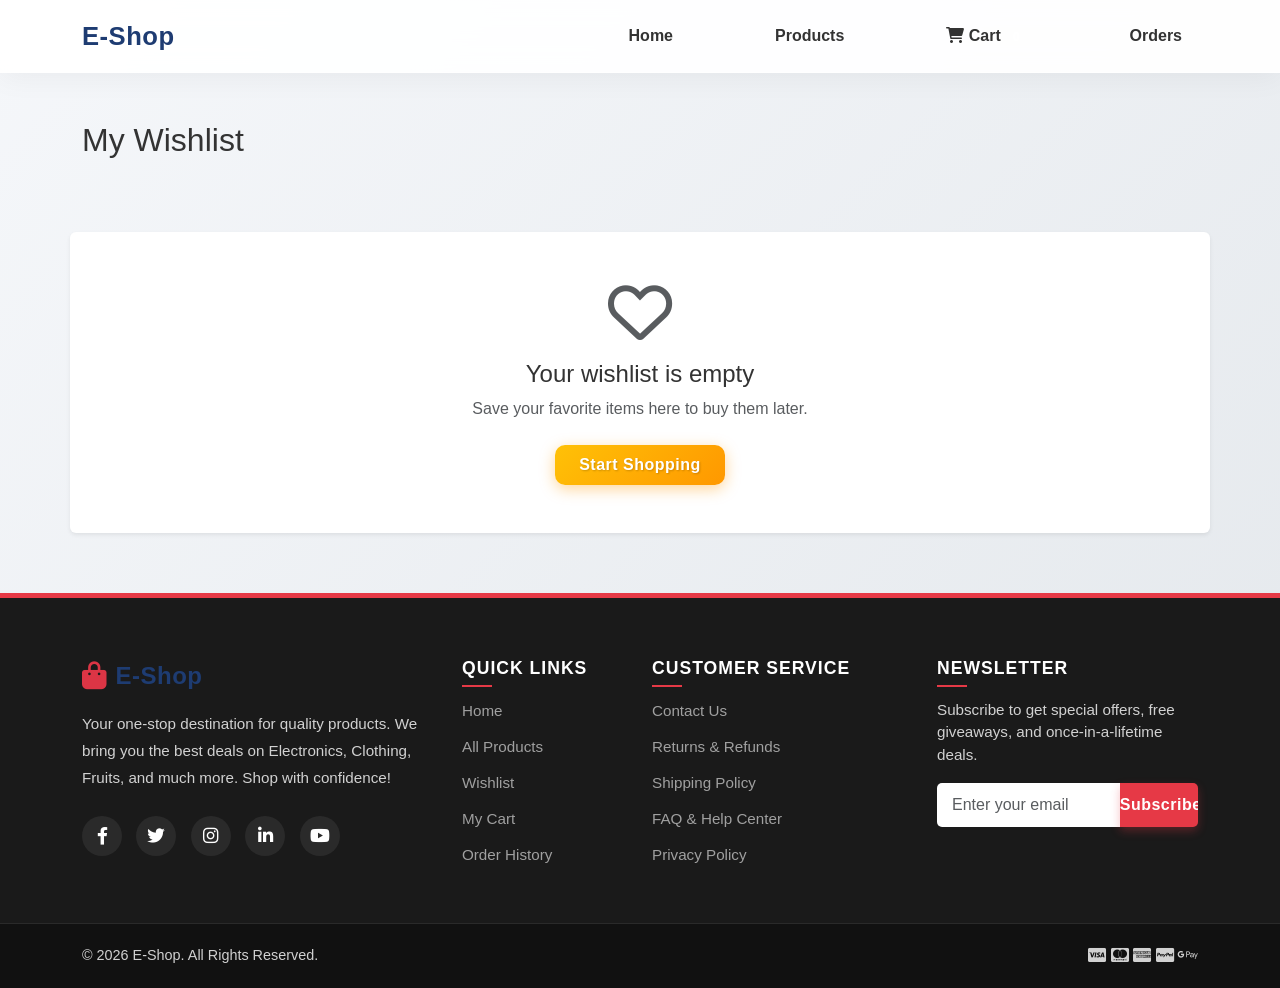
<file: wishlist.html>
<!DOCTYPE html>
<html lang="en">
<head>
    <meta charset="UTF-8">
    <meta name="viewport" content="width=device-width, initial-scale=1.0">
    <title>My Wishlist - E-Shop</title>
    <!-- Bootstrap CSS -->
    <link href="https://cdn.jsdelivr.net/npm/bootstrap@5.3.0/dist/css/bootstrap.min.css" rel="stylesheet">
    <!-- Font Awesome Icons -->
    <link rel="stylesheet" href="https://cdnjs.cloudflare.com/ajax/libs/font-awesome/6.0.0/css/all.min.css">
    <!-- Custom CSS -->
    <link rel="stylesheet" href="assets/css/style.css">
</head>
<body>

    <!-- Navbar -->
    <nav class="navbar navbar-expand-lg navbar-dark bg-dark">
        <div class="container">
            <a class="navbar-brand" href="index.html">E-Shop</a>
            <div class="collapse navbar-collapse" id="navbarNav">
                <ul class="navbar-nav ms-auto">
                    <li class="nav-item"><a class="nav-link" href="index.html">Home</a></li>
                    <li class="nav-item"><a class="nav-link" href="product.html">Products</a></li>
                    <li class="nav-item"><a class="nav-link" href="cart.html"><i class="fas fa-shopping-cart"></i> Cart <span class="badge" id="cart-count">0</span></a></li>
                    <li class="nav-item"><a class="nav-link" href="orders.html">Orders</a></li>
                </ul>
            </div>
        </div>
    </nav>

    <!-- Main Content -->
    <div class="container mt-5">
        <h2 class="mb-4">My Wishlist</h2>
        
        <div class="row" id="wishlist-container">
            <!-- JavaScript will inject the wishlist items here -->
        </div>
    </div>

        <!-- =========================================
         PREMIUM FOOTER
         ========================================= -->
    <footer class="footer-section">
        <div class="container">
            <div class="row gy-4">
                
                <!-- Brand & About -->
                <div class="col-lg-4 col-md-6">
                    <a class="navbar-brand d-flex align-items-center fs-4 mb-3 fw-bold text-white" href="index.html" style="text-decoration: none;">
                        <i class="fas fa-shopping-bag text-danger me-2 fs-3"></i> E-Shop
                    </a>
                    <p class="text-muted" style="font-size: 0.95rem; line-height: 1.8;">
                        Your one-stop destination for quality products. We bring you the best deals on Electronics, Clothing, Fruits, and much more. Shop with confidence!
                    </p>
                    <div class="social-icons mt-4">
                        <a href="#"><i class="fab fa-facebook-f"></i></a>
                        <a href="#"><i class="fab fa-twitter"></i></a>
                        <a href="#"><i class="fab fa-instagram"></i></a>
                        <a href="#"><i class="fab fa-linkedin-in"></i></a>
                        <a href="#"><i class="fab fa-youtube"></i></a>
                    </div>
                </div>

                <!-- Quick Links -->
                <div class="col-lg-2 col-md-6">
                    <h5 class="footer-heading">Quick Links</h5>
                    <ul class="footer-links">
                        <li><a href="index.html">Home</a></li>
                        <li><a href="products.html">All Products</a></li>
                        <li><a href="wishlist.html">Wishlist</a></li>
                        <li><a href="cart.html">My Cart</a></li>
                        <li><a href="orders.html">Order History</a></li>
                    </ul>
                </div>

                <!-- Customer Service -->
                <div class="col-lg-3 col-md-6">
                    <h5 class="footer-heading">Customer Service</h5>
                    <ul class="footer-links">
                        <li><a href="#">Contact Us</a></li>
                        <li><a href="#">Returns & Refunds</a></li>
                        <li><a href="#">Shipping Policy</a></li>
                        <li><a href="#">FAQ & Help Center</a></li>
                        <li><a href="#">Privacy Policy</a></li>
                    </ul>
                </div>

                <!-- Newsletter -->
                <div class="col-lg-3 col-md-6">
                    <h5 class="footer-heading">Newsletter</h5>
                    <p class="text-muted mb-3" style="font-size: 0.95rem;">
                        Subscribe to get special offers, free giveaways, and once-in-a-lifetime deals.
                    </p>
                    <form class="d-flex">
                        <input type="email" class="form-control newsletter-input" placeholder="Enter your email" required>
                        <button class="btn newsletter-btn" type="submit">Subscribe</button>
                    </form>
                </div>

            </div>
        </div>

        <!-- Bottom Copyright Bar -->
        <div class="footer-bottom">
            <div class="container d-flex flex-column flex-md-row justify-content-between align-items-center">
                <p>&copy; 2026 E-Shop. All Rights Reserved.</p>
                <div class="payment-icons mt-3 mt-md-0">
                    <i class="fab fa-cc-visa" title="Visa"></i>
                    <i class="fab fa-cc-mastercard" title="Mastercard"></i>
                    <i class="fab fa-cc-amex" title="American Express"></i>
                    <i class="fab fa-cc-paypal" title="PayPal"></i>
                    <i class="fab fa-google-pay" title="Google Pay"></i>
                </div>
            </div>
        </div>
    </footer>

    <!-- Bootstrap & JS -->
    <script src="https://cdn.jsdelivr.net/npm/bootstrap@5.3.0/dist/js/bootstrap.bundle.min.js"></script>
    <script src="assets/js/script.js"></script>

        <script>
        document.addEventListener('DOMContentLoaded', () => {
            renderWishlistPage();
        });

        function renderWishlistPage() {
            // Get the unique wishlist for the current user
            const wishlistKey = typeof getUserKey === 'function' ? getUserKey('wishlist') : 'wishlist';
            const wishlist = JSON.parse(localStorage.getItem(wishlistKey)) || [];
            const container = document.getElementById('wishlist-container');

            if (wishlist.length === 0) {
                container.innerHTML = `
                    <div class="col-12 text-center mt-5 bg-white p-5 rounded shadow-sm">
                        <i class="far fa-heart fa-4x text-muted mb-3"></i>
                        <h4>Your wishlist is empty</h4>
                        <p class="text-muted">Save your favorite items here to buy them later.</p>
                        <a href="product.html" class="btn btn-warning mt-2 fw-bold px-4 py-2">Start Shopping</a>
                    </div>
                `;
                return;
            }

            let html = '';
            wishlist.forEach(item => {
                const imageUrl = `assets/images/${item.name}.jpg`;
                const placeholder = `https://placehold.co/300x400?text=${encodeURIComponent(item.name)}`;

                html += `
                    <div class="col-md-4 col-sm-6 mb-4">
                        <div class="product-card h-100 d-flex flex-column p-3 shadow-sm border rounded bg-white">
                            <img src="${imageUrl}" alt="${item.name}" style="height: 200px; object-fit: cover;" class="rounded mb-2" onerror="this.onerror=null; this.src='${placeholder}';">
                            <h6 class="text-truncate fw-bold" title="${item.name}">${item.name}</h6>
                            <h5 class="text-danger fw-bold mt-auto">₹${item.price}</h5>
                            <div class="d-grid gap-2 mt-3">
                                <button onclick="moveToCartFromWishlist(${item.id}, '${item.name.replace(/'/g, "\\'")}', ${item.price}, '${imageUrl}')" class="btn btn-amazon btn-sm">
                                    <i class="fas fa-shopping-cart me-1"></i> Move to Cart
                                </button>
                                <button onclick="removeFromWishlistPage(${item.id})" class="btn btn-outline-danger btn-sm">
                                    <i class="fas fa-trash me-1"></i> Remove
                                </button>
                            </div>
                        </div>
                    </div>
                `;
            });

            container.innerHTML = html;
        }

        function removeFromWishlistPage(id) {
            const wishlistKey = typeof getUserKey === 'function' ? getUserKey('wishlist') : 'wishlist';
            let wishlist = JSON.parse(localStorage.getItem(wishlistKey)) || [];
            
            wishlist = wishlist.filter(item => item.id !== id);
            localStorage.setItem(wishlistKey, JSON.stringify(wishlist));
            
            if (typeof updateUI === 'function') updateUI();
            renderWishlistPage();
        }

        function moveToCartFromWishlist(id, name, price, image) {
            if (typeof addToCart === 'function') addToCart(id, name, price, image);
            removeFromWishlistPage(id);
        }
    </script>
</body>
</html>
</file>
<file: assets/css/style.css>
/* =========================================
   PREMIUM E-COMMERCE GLOBAL STYLES
   ========================================= */
* {
    box-sizing: border-box;
    margin: 0;
    padding: 0;
}

body {
    background: linear-gradient(135deg, #f5f7fa 0%, #e4e8ec 100%);
    background-attachment: fixed;
    font-family: 'Segoe UI', Tahoma, Geneva, Verdana, sans-serif;
    overflow-x: hidden;
    color: #333;
}

/* Custom Premium Scrollbar */
::-webkit-scrollbar {
    width: 8px;
}
::-webkit-scrollbar-track {
    background: #f1f1f1;
}
::-webkit-scrollbar-thumb {
    background: linear-gradient(180deg, #1e3c72, #2a5298);
    border-radius: 10px;
}
::-webkit-scrollbar-thumb:hover {
    background: linear-gradient(180deg, #e63946, #ff4757);
}

/* =========================================
   PREMIUM NAVBAR (Glassmorphism & Animations)
   ========================================= */
.navbar {
    background: rgba(255, 255, 255, 0.92) !important;
    backdrop-filter: blur(15px);
    -webkit-backdrop-filter: blur(15px);
    box-shadow: 0 4px 30px rgba(0, 0, 0, 0.05);
    padding: 12px 0;
    transition: all 0.3s ease;
    border-bottom: 1px solid rgba(255, 255, 255, 0.6);
}

.navbar-nav {
    margin-left: 80px;
    gap: 70px !important;
}

.navbar-brand {
    font-weight: 900;
    font-size: 1.6rem;
    color: #1e3c72 !important; 
    letter-spacing: 0.5px;
    transition: all 0.4s cubic-bezier(0.175, 0.885, 0.32, 1.275);
    background: none;
    -webkit-text-fill-color: initial;
}

.navbar-brand i {
    color: #e63946;
    transition: transform 0.4s cubic-bezier(0.175, 0.885, 0.32, 1.275);
    display: inline-block;
}

.navbar-brand:hover {
    transform: scale(1.05);
}

.navbar-brand:hover i {
    transform: scale(1.2) rotate(-15deg);
    filter: drop-shadow(0 4px 8px rgba(230, 57, 70, 0.4));
}

/* Nav Links */
.navbar-nav .nav-link {
    color: #333 !important;
    font-weight: 600;
    font-size: 1rem;
    padding: 8px 16px !important;
    transition: all 0.3s ease;
    position: relative;
    border-radius: 8px;
}

.navbar-nav .nav-link:hover {
    color: #e63946 !important;
    background: rgba(230, 57, 70, 0.05);
    transform: translateY(-2px);
}

/* Animated Underline (excluding dropdown toggle) */
.navbar-nav > .nav-item > .nav-link:not(.dropdown-toggle)::after {
    content: '';
    position: absolute;
    width: 0;
    height: 2px;
    bottom: 5px;
    left: 50%;
    background-color: #e63946;
    transition: all 0.3s ease;
    transform: translateX(-50%);
    border-radius: 2px;
}

.navbar-nav > .nav-item > .nav-link:not(.dropdown-toggle):hover::after {
    width: 80%;
}

/* Dropdown Arrow Fix */
.navbar-nav .dropdown-toggle::after {
    border: none;
    content: "\f0d7";
    font-family: "Font Awesome 6 Free";
    font-weight: 900;
    font-size: 0.8rem;
    vertical-align: middle;
    margin-left: 6px;
    color: #666;
    transition: transform 0.3s ease, color 0.3s ease;
}

.navbar-nav .dropdown-toggle:hover::after {
    color: #e63946;
    transform: rotate(180deg);
}

/* Nav Gaps */
.navbar-nav.gap-4 {
    gap: 24px !important; 
}

/* Mobile Menu */
@media (max-width: 991.98px) {
    .navbar-collapse {
        background: #ffffff;
        padding: 1rem;
        border-radius: 12px;
        box-shadow: 0 10px 30px rgba(0,0,0,0.08);
        margin-top: 1rem;
        border: 1px solid #f0f0f0;
    }
    .navbar-nav.gap-4 {
        gap: 8px !important;
    }
    .navbar-nav .nav-item {
        width: 100%;
    }
}

/* =========================================
   ATTRACTIVE CART BADGE
   ========================================= */
.cart-badge {
    background: linear-gradient(135deg, #ff4757, #e63946);
    color: white;
    font-weight: bold;
    font-size: 0.8rem;
    padding: 4px 10px;
    border-radius: 50px;
    margin-left: 8px;
    box-shadow: 0 4px 10px rgba(255, 71, 87, 0.4);
    animation: pulse-badge 2s infinite;
    display: inline-block;
}

@keyframes pulse-badge {
    0% { transform: scale(1); }
    50% { transform: scale(1.15); box-shadow: 0 0 15px rgba(255, 71, 87, 0.8); }
    100% { transform: scale(1); }
}

/* =========================================
   PREMIUM SIDEBAR (Filters)
   ========================================= */
.sidebar {
    background: rgba(255, 255, 255, 0.85);
    backdrop-filter: blur(15px);
    padding: 30px 25px;
    height: 100vh;
    position: sticky;
    top: 0;
    border-right: 1px solid rgba(255, 255, 255, 0.5);
    box-shadow: 5px 0 20px rgba(0,0,0,0.02);
    overflow-y: auto;
    border-radius: 0;
}

.sidebar::-webkit-scrollbar {
    width: 5px;
}
.sidebar::-webkit-scrollbar-thumb {
    background: #ccc;
    border-radius: 5px;
}

.sidebar h5 {
    font-weight: 800;
    color: #1e3c72;
    letter-spacing: 1px;
    text-transform: uppercase;
    font-size: 0.9rem;
    margin-bottom: 20px;
    margin-top: 25px;
    position: relative;
}

.sidebar h5::after {
    content: '';
    position: absolute;
    left: 0;
    bottom: -8px;
    width: 40px;
    height: 3px;
    background: #e63946;
    border-radius: 3px;
    transition: width 0.3s ease;
}

.sidebar h5:hover::after {
    width: 100%;
}

.sidebar ul {
    list-style: none;
    padding-left: 0;
    margin-bottom: 30px;
}

.sidebar li {
    font-size: 1.05rem;
    color: #555;
    margin-bottom: 12px;
    padding: 8px 10px;
    border-radius: 8px;
    display: flex;
    align-items: center;
    cursor: pointer;
    transition: all 0.3s cubic-bezier(0.25, 0.8, 0.25, 1);
}

.sidebar li:hover {
    background: white;
    color: #e63946;
    transform: translateX(8px);
    box-shadow: -5px 5px 15px rgba(0,0,0,0.05);
}

/* Custom Radio Buttons */
.sidebar input[type="radio"] {
    appearance: none;
    -webkit-appearance: none;
    width: 20px;
    height: 20px;
    border: 2px solid #bbb;
    border-radius: 50%;
    margin-right: 12px;
    position: relative;
    cursor: pointer;
    transition: all 0.3s ease;
}

.sidebar input[type="radio"]:checked {
    border-color: #e63946;
    box-shadow: 0 0 10px rgba(230, 57, 70, 0.4);
}

.sidebar input[type="radio"]:checked::after {
    content: '';
    position: absolute;
    top: 50%; left: 50%;
    transform: translate(-50%, -50%) scale(1);
    width: 10px; height: 10px;
    background-color: #e63946;
    border-radius: 50%;
    animation: popIn 0.3s ease;
}

@keyframes popIn {
    0% { transform: translate(-50%, -50%) scale(0); }
    80% { transform: translate(-50%, -50%) scale(1.3); }
    100% { transform: translate(-50%, -50%) scale(1); }
}

/* =========================================
   3D PRODUCT CARDS (The Main Attraction)
   ========================================= */
.product-card {
    background: rgba(255, 255, 255, 0.95);
    border-radius: 16px;
    padding: 20px;
    border: 1px solid rgba(255,255,255,0.8);
    box-shadow: 0 10px 30px rgba(0,0,0,0.05);
    transition: all 0.4s cubic-bezier(0.175, 0.885, 0.32, 1.275);
    position: relative;
    overflow: hidden;
    height: 100%;
    display: flex;
    flex-direction: column;
}

.product-card:hover {
    transform: translateY(-12px) scale(1.02);
    box-shadow: 0 20px 40px rgba(0,0,0,0.12);
    border-color: #febd69;
}

.product-card img {
    width: 100%;
    height: 220px;
    object-fit: cover;
    border-radius: 12px;
    transition: transform 0.5s ease;
}

.product-card:hover img {
    transform: scale(1.1) rotate(1deg);
}

/* Sweeping Shine Effect */
.product-card::before {
    content: '';
    position: absolute;
    top: 0;
    left: -100%;
    width: 50%;
    height: 100%;
    background: linear-gradient(to right, rgba(255,255,255,0) 0%, rgba(255,255,255,0.4) 50%, rgba(255,255,255,0) 100%);
    transform: skewX(-25deg);
    transition: all 0.7s ease;
    z-index: 1;
    pointer-events: none;
}

.product-card:hover::before {
    left: 120%;
}

.product-card h6 {
    font-size: 1.05rem;
    font-weight: 700;
    color: #222;
    margin-top: 15px;
    transition: color 0.3s;
}

.product-card:hover h6 {
    color: #e63946;
}

.price-text {
    font-size: 1.3rem;
    font-weight: 700;
    color: #e63946;
}

.mrp-text {
    text-decoration: line-through;
    color: #888;
    font-size: 0.9rem;
    margin-left: 8px;
}

/* =========================================
   ULTIMATE PREMIUM BUTTONS
   ========================================= */
.btn {
    border-radius: 10px;
    font-weight: 700;
    letter-spacing: 0.5px;
    transition: all 0.3s cubic-bezier(0.25, 0.8, 0.25, 1);
    position: relative;
    overflow: hidden;
    z-index: 1;
}

.btn::after {
    content: '';
    position: absolute;
    bottom: 0;
    left: 0;
    width: 100%;
    height: 100%;
    background-color: rgba(255,255,255,0.2);
    z-index: -1;
    transform: scaleX(0);
    transform-origin: right;
    transition: transform 0.3s ease-out;
}

.btn:hover::after {
    transform: scaleX(1);
    transform-origin: left;
}

.btn:active {
    transform: scale(0.95) translateY(2px) !important;
}

.btn-amazon {
    background: linear-gradient(135deg, #febd69, #f3a847);
    border: none;
    color: #111;
    box-shadow: 0 4px 15px rgba(243, 168, 71, 0.4);
}

.btn-amazon:hover {
    background: linear-gradient(135deg, #f3a847, #febd69);
    box-shadow: 0 8px 20px rgba(243, 168, 71, 0.6);
    transform: translateY(-3px);
    color: #111;
}

.btn-outline-danger {
    border: 2px solid #e63946;
    color: #e63946;
}

.btn-outline-danger:hover {
    background: #e63946;
    color: white;
    box-shadow: 0 8px 20px rgba(230, 57, 70, 0.4);
    transform: translateY(-3px);
}

.btn-warning {
    background: linear-gradient(135deg, #ffc107, #ff9800);
    border: none;
    color: white;
    text-shadow: 1px 1px 2px rgba(0,0,0,0.2);
    box-shadow: 0 4px 15px rgba(255, 152, 0, 0.4);
}

.btn-warning:hover {
    background: linear-gradient(135deg, #ff9800, #ffc107);
    box-shadow: 0 8px 20px rgba(255, 152, 0, 0.6);
    transform: translateY(-3px);
    color: white;
}

/* =========================================
   HOME PAGE SPECIFIC STYLES
   ========================================= */
.hero-banner {
    background: linear-gradient(rgba(0, 0, 0, 0.5), rgba(0, 0, 0, 0.5)), url('https://images.unsplash.com/photo-1607082348824-0a96f2a4b9da?ixlib=rb-4.0.3&auto=format&fit=crop&w=1920&q=80') center/cover;
    height: 450px;
    display: flex;
    align-items: center;
    justify-content: center;
    text-align: center;
    color: white;
    margin-bottom: 40px;
    border-radius: 0 0 20px 20px;
    box-shadow: 0 10px 30px rgba(0,0,0,0.1);
}

.category-card {
    transition: all 0.4s cubic-bezier(0.175, 0.885, 0.32, 1.275);
    cursor: pointer;
    border: 1px solid #eee;
    border-radius: 16px;
    background: white;
}

.category-card:hover {
    transform: translateY(-10px) scale(1.02);
    box-shadow: 0 20px 40px rgba(0,0,0,0.1) !important;
    border-color: #e63946;
}

.category-icon {
    font-size: 3.5rem;
    margin-bottom: 15px;
    background: -webkit-linear-gradient(45deg, #e63946, #ff4757);
    background-clip: text;
    -webkit-text-fill-color: transparent;
    transition: transform 0.3s ease;
}

.category-card:hover .category-icon {
    transform: scale(1.2) rotate(5deg);
}

/* =========================================
   PREMIUM FOOTER STYLES
   ========================================= */
.footer-section {
    background-color: #1a1a1a;
    color: #d1d1d1;
    padding-top: 60px;
    margin-top: 60px;
    border-top: 5px solid #e63946;
}

.footer-heading {
    color: white;
    font-size: 1.1rem;
    font-weight: 700;
    margin-bottom: 20px;
    text-transform: uppercase;
    letter-spacing: 1px;
    position: relative;
}

.footer-heading::after {
    content: '';
    position: absolute;
    left: 0;
    bottom: -8px;
    width: 30px;
    height: 2px;
    background-color: #e63946;
    transition: width 0.3s ease;
}

.footer-heading:hover::after {
    width: 60px;
}

.footer-links {
    list-style: none;
    padding-left: 0;
}

.footer-links li {
    margin-bottom: 12px;
}

.footer-links a {
    color: #a0a0a0;
    text-decoration: none;
    font-size: 0.95rem;
    transition: all 0.3s ease;
    display: inline-block;
}

.footer-links a:hover {
    color: #febd69;
    transform: translateX(5px);
}

.social-icons a {
    display: inline-flex;
    align-items: center;
    justify-content: center;
    width: 40px;
    height: 40px;
    background-color: #2a2a2a;
    color: #ffffff;
    border-radius: 50%;
    margin-right: 10px;
    font-size: 1.1rem;
    text-decoration: none;
    transition: all 0.3s ease;
}

.social-icons a:hover {
    background-color: #e63946;
    transform: translateY(-5px) rotate(10deg);
    box-shadow: 0 10px 20px rgba(230, 57, 70, 0.4);
}

.footer-bottom {
    background-color: #111111;
    padding: 20px 0;
    margin-top: 40px;
    text-align: center;
    border-top: 1px solid #2a2a2a;
}

.footer-bottom p {
    margin: 0;
    font-size: 0.9rem;
    color: #777;
}

/* =========================================
   CART OFFCANVAS & MISC
   ========================================= */
.offcanvas {
    background: rgba(255, 255, 255, 0.95);
    backdrop-filter: blur(15px);
    box-shadow: -10px 0 40px rgba(0,0,0,0.15) !important;
}

.cart-item {
    background: white;
    padding: 15px;
    border-radius: 12px;
    margin-bottom: 10px;
    display: flex;
    align-items: center;
    justify-content: space-between;
    box-shadow: 0 4px 10px rgba(0,0,0,0.03);
    transition: transform 0.2s ease;
}

.cart-item:hover {
    transform: translateX(-5px);
}

.cart-item img {
    width: 80px;
    height: 80px;
    object-fit: cover;
    border-radius: 8px;
}

/* Responsive Sidebar */
@media (max-width: 991px) {
    .sidebar {
        height: auto;
        position: relative;
        box-shadow: none;
        border-right: none;
        border-bottom: 1px solid #eee;
        padding: 20px;
    }
    .product-card:hover {
        transform: translateY(-5px); 
    }
}

/* Reduced Motion Support */
@media (prefers-reduced-motion: reduce) {
    *, *::before, *::after {
        animation-duration: 0.01ms !important;
        animation-iteration-count: 1 !important;
        transition-duration: 0.01ms !important;
    }
}

/* =========================================
   ULTIMATE 3D PRODUCT CARDS (Graphics & Animation)
   ========================================= */
.product-card {
    background: #ffffff;
    border-radius: 20px;
    padding: 20px;
    border: 2px solid transparent;
    /* Smooth transition for all hover effects */
    transition: all 0.5s cubic-bezier(0.175, 0.885, 0.32, 1.275);
    position: relative;
    overflow: hidden;
    height: 100%;
    display: flex;
    flex-direction: column;
    box-shadow: 0 10px 30px rgba(0, 0, 0, 0.06);
    z-index: 1;
}

/* 1. Gradient Glowing Border on Hover */
.product-card::after {
    content: '';
    position: absolute;
    inset: 0;
    border-radius: 20px;
    padding: 2px;
    background: linear-gradient(135deg, #febd69, #e63946, #1e3c72);
    mask: linear-gradient(#fff 0 0) content-box, linear-gradient(#fff 0 0);
    mask-composite: exclude;
    -webkit-mask: linear-gradient(#fff 0 0) content-box, linear-gradient(#fff 0 0);
    -webkit-mask-composite: xor;
    mask-composite: exclude;
    opacity: 0;
    transition: opacity 0.5s ease;
    pointer-events: none;
    z-index: 10;
}


.product-card:hover::after {
    opacity: 1;
}

/* 2. Lifting and Floating Effect */
.product-card:hover {
    transform: translateY(-12px);
    box-shadow: 0 25px 50px rgba(0, 0, 0, 0.15);
}

/* 3. The Shine/Sweep Graphic Animation */
.product-card::before {
    content: '';
    position: absolute;
    top: 0;
    left: -150%;
    width: 100%;
    height: 100%;
    background: linear-gradient(
        90deg, 
        transparent, 
        rgba(255, 255, 255, 0.6), 
        transparent
    );
    transform: skewX(-25deg);
    transition: left 0.8s ease-in-out;
    z-index: 2;
    pointer-events: none;
}

.product-card:hover::before {
    left: 150%;
}

/* 4. Product Image Zoom & Rotate */
.product-card img {
    width: 100%;
    height: 220px;
    object-fit: cover;
    border-radius: 12px;
    transition: transform 0.5s cubic-bezier(0.175, 0.885, 0.32, 1.275);
    position: relative;
    z-index: 1;
}

.product-card:hover img {
    transform: scale(1.12) rotate(2deg);
}

/* 5. Text & Content Upgrades */
.product-card h6 {
    font-size: 1.1rem;
    font-weight: 700;
    color: #222;
    margin-top: 15px;
    transition: color 0.3s ease, transform 0.3s ease;
    position: relative;
    z-index: 1;
}

.product-card:hover h6 {
    color: #e63946;
    transform: translateX(5px); /* Text slides slightly on hover */
}

.price-text {
    font-size: 1.4rem;
    font-weight: 800;
    color: #e63946;
    letter-spacing: -0.5px;
}

/* 6. Animated Rating Stars */
.product-card .fa-star {
    color: #ffc107;
    font-size: 0.9rem;
    transition: transform 0.3s ease, color 0.3s ease;
    display: inline-block;
}

.product-card:hover .fa-star {
    animation: starPulse 1.5s infinite alternate;
}

.product-card:hover .fa-star:nth-child(2) { animation-delay: 0.2s; }
.product-card:hover .fa-star:nth-child(3) { animation-delay: 0.4s; }
.product-card:hover .fa-star:nth-child(4) { animation-delay: 0.6s; }
.product-card:hover .fa-star:nth-child(5) { animation-delay: 0.8s; }

@keyframes starPulse {
    0% { transform: scale(1); color: #ffc107; }
    100% { transform: scale(1.2); color: #ff9800; text-shadow: 0 0 10px rgba(255, 152, 0, 0.5); }
}

/* =========================================
   FOOTER TEXT & BUTTON VISIBILITY FIX
   ========================================= */

/* 1. Force general text inside the footer to be a light grey */
.footer-section,
.footer-section p,
.footer-section li,
.footer-section small {
    color: #d1d1d1 !important; /* Light Grey */
}

/* 2. Make sure the links are bright and visible */
.footer-links a {
    color: #a0a0a0 !important; 
}
.footer-links a:hover {
    color: #febd69 !important; /* Turns gold on hover */
}

/* 3. Fix the Newsletter Subscribe Button */
.newsletter-btn {
    background-color: #e63946 !important; /* Premium Red */
    color: #ffffff !important; /* White text */
    font-weight: 600;
    box-shadow: 0 4px 10px rgba(230, 57, 70, 0.3); /* Red glow */
    border: none;
    padding: 10px 20px;
}

.newsletter-btn:hover {
    background-color: #c1121f !important;
    color: #ffffff !important;
    transform: translateY(-2px); /* Small lift effect */
    box-shadow: 0 6px 15px rgba(230, 57, 70, 0.5);
}

/* 4. Make sure the input box is also clean */
.newsletter-input {
    background-color: #ffffff !important;
    color: #333 !important;
    border: none;
}
/* =========================================
   NEWSLETTER FORM FIX (Prevents squished button)
   ========================================= */

/* Target the form inside the footer */
.footer-section form {
    display: flex;
    width: 100%;
}

/* Make the input take up 70% of the space */
.footer-section .newsletter-input {
    flex: 1; /* Allow it to grow and shrink */
    width: 100%;
    max-width: 75%; /* Prevents it from pushing the button out */
    border-radius: 5px 0 0 5px !important; /* Rounded left corners */
    padding: 10px 15px;
}

/* Make the button take up 25% of the space */
.footer-section .newsletter-btn {
    flex: 0 0 30%; /* Fixed width for the button */
    border-radius: 0 5px 5px 0 !important; /* Rounded right corners */
    padding: 10px 0;
    white-space: nowrap; /* Prevents text from wrapping to 2 lines */
}
</file>
